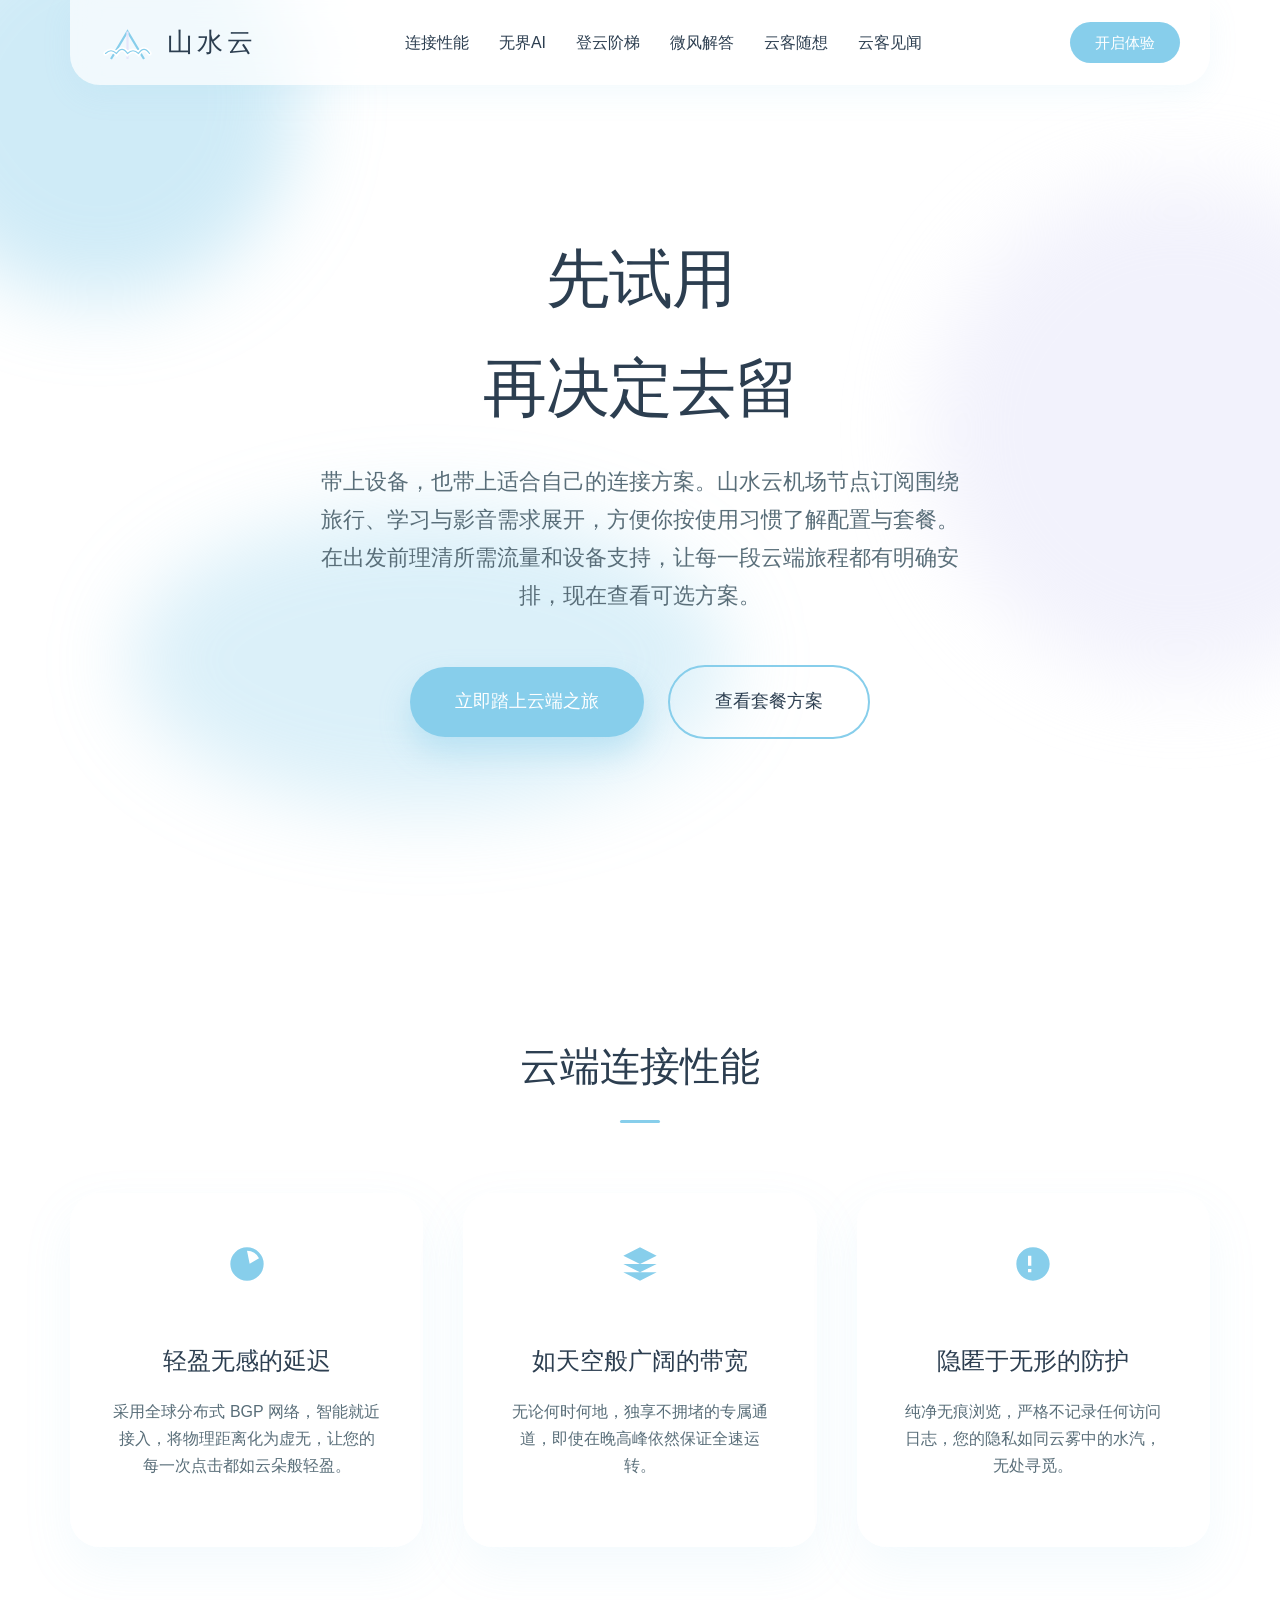
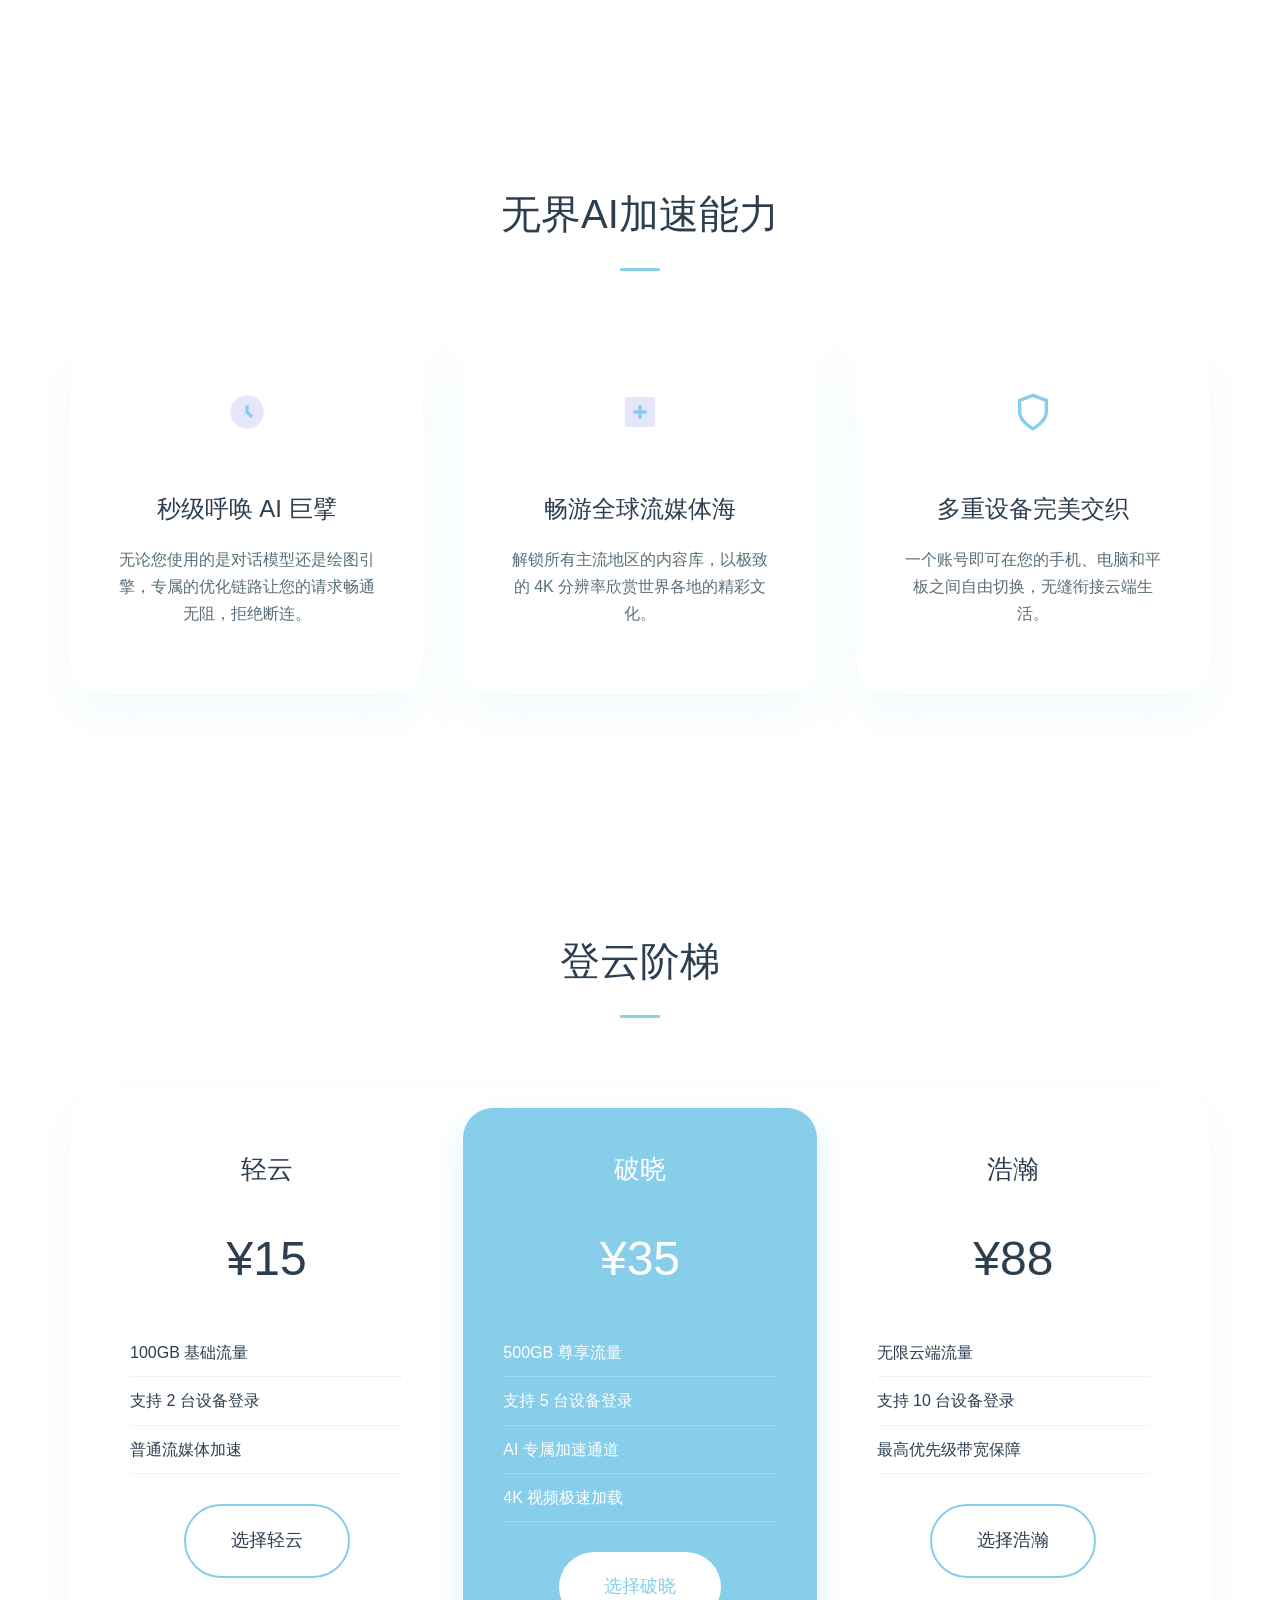
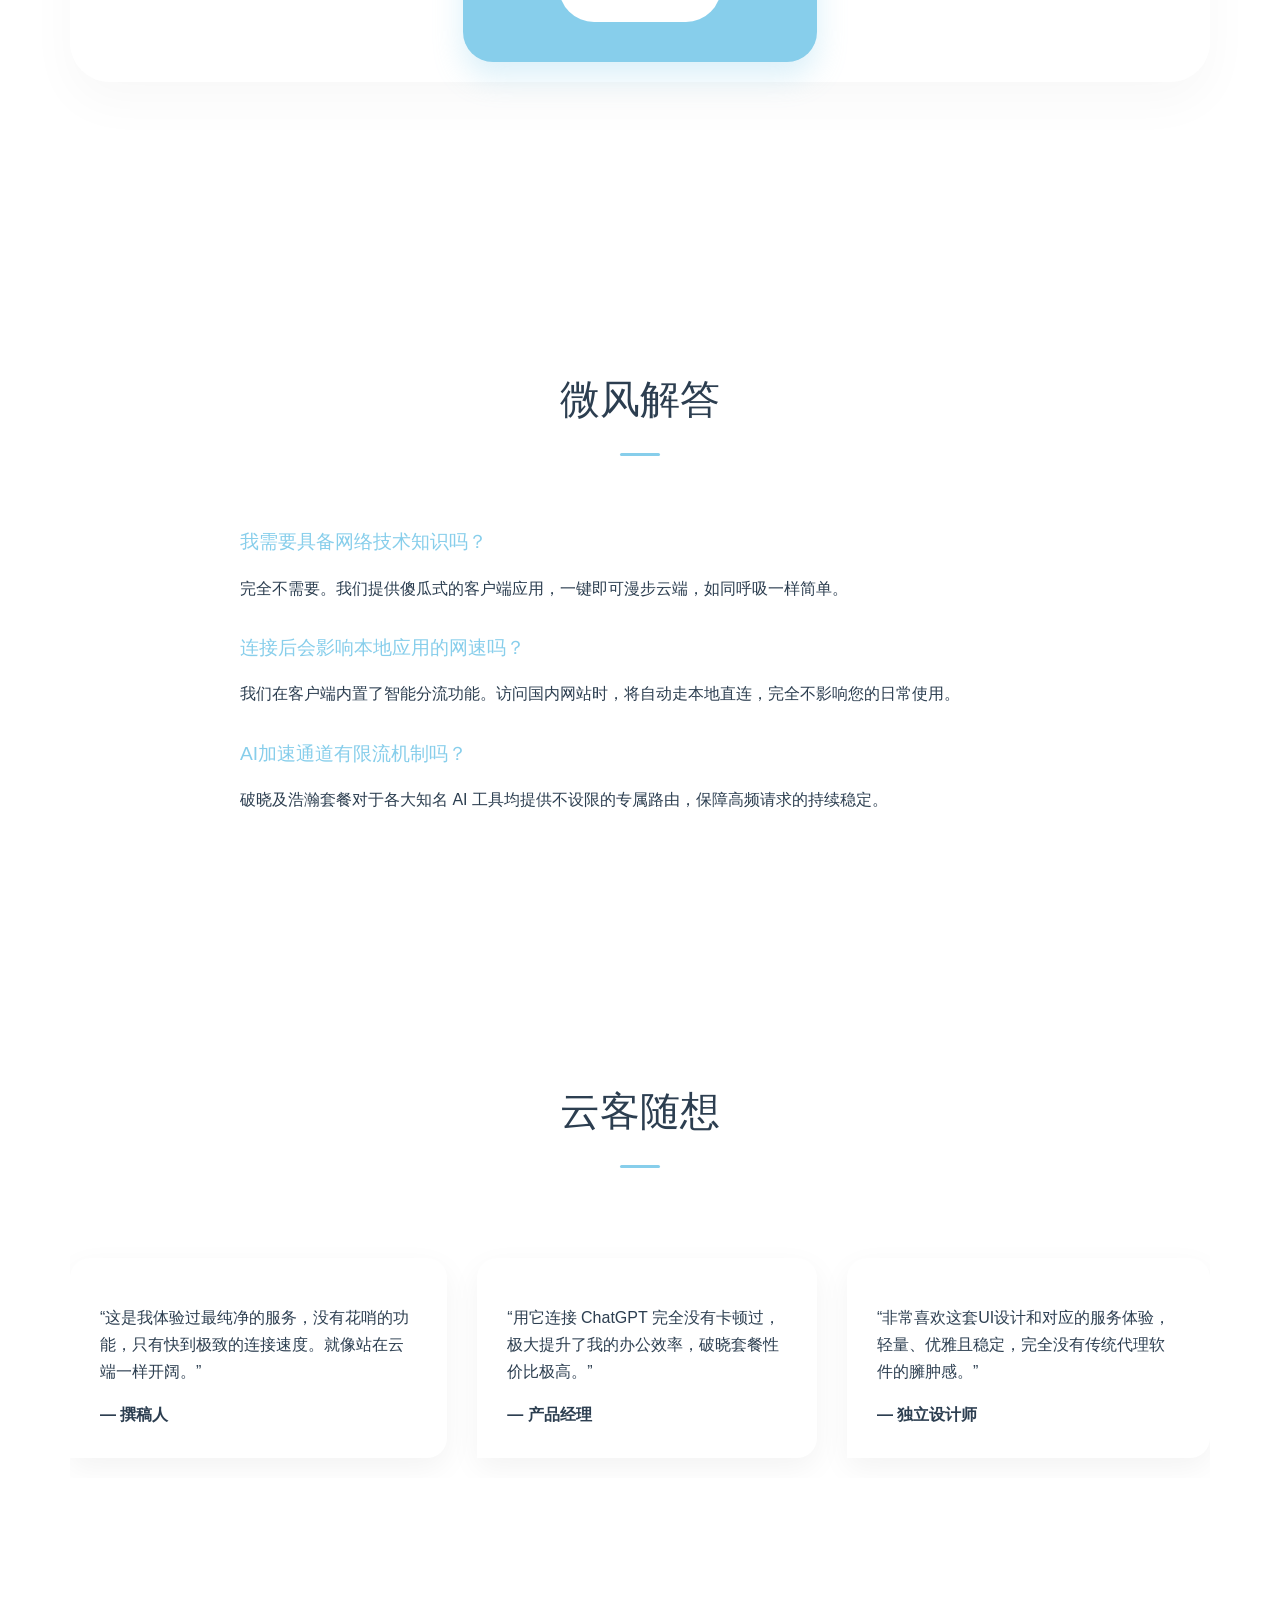
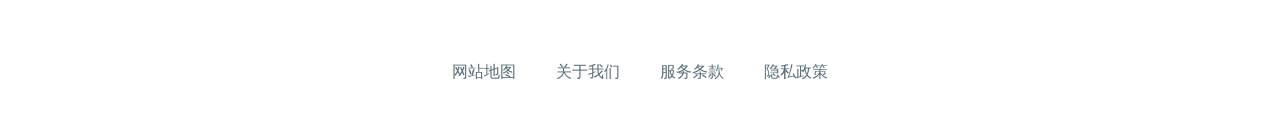
<file: index.html>
<!DOCTYPE html>

<html lang="zh-CN">
<head>
<meta charset="utf-8"/>
<meta content="width=device-width, initial-scale=1.0" name="viewport"/>
<link href="style.css" rel="stylesheet"/>
<title>山水云机场｜旅行、学习与影音设备配置指南</title>
<meta content="带上设备，也带上适合自己的连接方案。山水云机场节点订阅围绕旅行、学习与影音需求展开，方便你按使用习惯了解配置与套餐。在出发前理清所需流量和设备支持，让每一段云端旅程都有明确安排，现在查看可选方案。" name="description"/>
<meta content="山水云, 机场推荐, 免费体验, 相册备份, 出行准备, Mac网络设置, HDMI eARC" name="keywords"/>
<meta content="山水云机场｜旅行、学习与影音设备配置指南" property="og:title"/>
<meta content="带上设备，也带上适合自己的连接方案。山水云机场节点订阅围绕旅行、学习与影音需求展开，方便你按使用习惯了解配置与套餐。在出发前理清所需流量和设备支持，让每一段云端旅程都有明确安排，现在查看可选方案。" property="og:description"/>
<meta content="website" property="og:type"/>
<meta content="https://shanshuicloud.yachts/" property="og:url"/>
<meta content="https://shanshuicloud.yachts/og-image.jpg" property="og:image"/>
<script type="application/ld+json">
    {
      "@context": "https://schema.org/",
      "@type": "Product",
      "name": "山水云",
      "description": "打破物理界限，山水云为您带来如呼吸般顺畅的网络加速体验。完美支撑 4K 流媒体与云游戏极速秒开。全球数字游民的信赖之选，2026不可错过的无界漫游机场推荐。",
      "brand": { "@type": "Brand", "name": "山水云" },
      "offers": { "@type": "AggregateOffer", "lowPrice": "15.00", "highPrice": "88.00", "priceCurrency": "CNY" }
    }
    </script>
<style id="swc-mobile-layout-fix">@media(max-width:768px){.cloud-bg{max-width:90%;}.cloud-2{right:0;}.cloud-3{left:10%;width:80%;}}</style></head>
<body>
<div class="cloud-bg cloud-1"></div>
<div class="cloud-bg cloud-2"></div>
<div class="cloud-bg cloud-3"></div>
<div class="fluid-container">
<header class="navbar">
<a class="logo-wrap" href="index.html">
<svg class="logo-icon" viewbox="0 0 100 100"><title>山水云</title>
<path d="M20,80 L50,30 L80,80" fill="none" stroke="#87CEEB" stroke-width="4"></path>
<path d="M50,30 L50,80" fill="none" stroke="#E6E6FA" stroke-width="4"></path>
<path d="M10,70 Q20,60 30,70 Q40,55 50,70 Q60,60 70,70 Q80,55 90,70" fill="none" stroke="#FFFFFF" stroke-linecap="round" stroke-width="8"></path>
<path d="M10,70 Q20,60 30,70 Q40,55 50,70 Q60,60 70,70 Q80,55 90,70" fill="none" stroke="#87CEEB" stroke-linecap="round" stroke-width="2"></path>
</svg>
<span class="logo-text">山水云</span>
</a>
<nav class="yacht-menu">
<a href="#features">连接性能</a>
<a href="#media-ai">无界AI</a>
<a href="#pricing">登云阶梯</a>
<a href="#faq">微风解答</a>
<a href="#testimonials">云客随想</a>
<a href="horizons.html">云客见闻</a>
</nav>
<a class="btn-nav-yacht" href="https://ww012.twilightaff.com/#/?code=A56DH1Af" rel="nofollow" target="_blank">开启体验</a>
</header>
<section class="hero-fluid">
<h1>先试用<br/>再决定去留</h1>
<p>带上设备，也带上适合自己的连接方案。山水云机场节点订阅围绕旅行、学习与影音需求展开，方便你按使用习惯了解配置与套餐。在出发前理清所需流量和设备支持，让每一段云端旅程都有明确安排，现在查看可选方案。</p>
<div>
<a class="btn-pill btn-sky" href="https://ww012.twilightaff.com/#/?code=A56DH1Af" rel="nofollow" target="_blank">立即踏上云端之旅</a>
<a class="btn-pill btn-outline" href="#pricing">查看套餐方案</a>
</div>
</section>
<section class="flowing-section" id="features">
<h2 class="sec-heading">云端连接性能</h2>
<div class="soft-grid">
<div class="soft-card">
<div class="icon-box">
<svg fill="#87CEEB" height="40" viewbox="0 0 24 24" width="40"><path d="M22 12A10 10 0 1 0 12 22 10 10 0 0 0 22 12zM12 4a8 8 0 0 1 7.2 4.6l-5.6 3.2z"></path></svg>
</div>
<h3>轻盈无感的延迟</h3>
<p>采用全球分布式 BGP 网络，智能就近接入，将物理距离化为虚无，让您的每一次点击都如云朵般轻盈。</p>
</div>
<div class="soft-card">
<div class="icon-box">
<svg fill="#87CEEB" height="40" viewbox="0 0 24 24" width="40"><path d="M12 2L2 7l10 5 10-5-10-5zM2 17l10 5 10-5M2 12l10 5 10-5"></path></svg>
</div>
<h3>如天空般广阔的带宽</h3>
<p>无论何时何地，独享不拥堵的专属通道，即使在晚高峰依然保证全速运转。</p>
</div>
<div class="soft-card">
<div class="icon-box">
<svg fill="#87CEEB" height="40" viewbox="0 0 24 24" width="40"><path d="M12 2C6.48 2 2 6.48 2 12s4.48 10 10 10 10-4.48 10-10S17.52 2 12 2zm-1 15h-2v-2h2v2zm0-4h-2V7h2v6z"></path></svg>
</div>
<h3>隐匿于无形的防护</h3>
<p>纯净无痕浏览，严格不记录任何访问日志，您的隐私如同云雾中的水汽，无处寻觅。</p>
</div>
</div>
</section>
<section class="flowing-section" id="media-ai">
<h2 class="sec-heading">无界AI加速能力</h2>
<div class="soft-grid">
<div class="soft-card">
<div class="icon-box">
<svg fill="#E6E6FA" height="40" viewbox="0 0 24 24" width="40"><circle cx="12" cy="12" r="10"></circle><path d="M12 8v4l3 3" fill="none" stroke="#87CEEB" stroke-width="2"></path></svg>
</div>
<h3>秒级呼唤 AI 巨擘</h3>
<p>无论您使用的是对话模型还是绘图引擎，专属的优化链路让您的请求畅通无阻，拒绝断连。</p>
</div>
<div class="soft-card">
<div class="icon-box">
<svg fill="#E6E6FA" height="40" viewbox="0 0 24 24" width="40"><rect height="18" rx="2" width="18" x="3" y="3"></rect><path d="M8 12h8M12 8v8" fill="none" stroke="#87CEEB" stroke-width="2"></path></svg>
</div>
<h3>畅游全球流媒体海</h3>
<p>解锁所有主流地区的内容库，以极致的 4K 分辨率欣赏世界各地的精彩文化。</p>
</div>
<div class="soft-card">
<div class="icon-box">
<svg fill="#E6E6FA" height="40" viewbox="0 0 24 24" width="40"><path d="M12 22s8-4 8-10V5l-8-3-8 3v7c0 6 8 10 8 10z" fill="none" stroke="#87CEEB" stroke-width="2"></path></svg>
</div>
<h3>多重设备完美交织</h3>
<p>一个账号即可在您的手机、电脑和平板之间自由切换，无缝衔接云端生活。</p>
</div>
</div>
</section>
<section class="flowing-section" id="pricing">
<h2 class="sec-heading">登云阶梯</h2>
<div class="price-row">
<div class="price-col">
<h3>轻云</h3>
<div class="price-val">¥15</div>
<ul>
<li>100GB 基础流量</li>
<li>支持 2 台设备登录</li>
<li>普通流媒体加速</li>
</ul>
<a class="btn-pill btn-outline" href="https://ww012.twilightaff.com/#/?code=A56DH1Af" rel="nofollow" target="_blank">选择轻云</a>
</div>
<div class="price-col active">
<h3>破晓</h3>
<div class="price-val">¥35</div>
<ul>
<li>500GB 尊享流量</li>
<li>支持 5 台设备登录</li>
<li>AI 专属加速通道</li>
<li>4K 视频极速加载</li>
</ul>
<a class="btn-pill" href="https://ww012.twilightaff.com/#/?code=A56DH1Af" rel="nofollow" style="background:white;color:var(--sky);" target="_blank">选择破晓</a>
</div>
<div class="price-col">
<h3>浩瀚</h3>
<div class="price-val">¥88</div>
<ul>
<li>无限云端流量</li>
<li>支持 10 台设备登录</li>
<li>最高优先级带宽保障</li>
</ul>
<a class="btn-pill btn-outline" href="https://ww012.twilightaff.com/#/?code=A56DH1Af" rel="nofollow" target="_blank">选择浩瀚</a>
</div>
</div>
</section>
<section class="flowing-section" id="faq">
<h2 class="sec-heading">微风解答</h2>
<div class="faq-list">
<div class="faq-wrap">
<h4>我需要具备网络技术知识吗？</h4>
<p>完全不需要。我们提供傻瓜式的客户端应用，一键即可漫步云端，如同呼吸一样简单。</p>
</div>
<div class="faq-wrap">
<h4>连接后会影响本地应用的网速吗？</h4>
<p>我们在客户端内置了智能分流功能。访问国内网站时，将自动走本地直连，完全不影响您的日常使用。</p>
</div>
<div class="faq-wrap">
<h4>AI加速通道有限流机制吗？</h4>
<p>破晓及浩瀚套餐对于各大知名 AI 工具均提供不设限的专属路由，保障高频请求的持续稳定。</p>
</div>
</div>
</section>
<section class="flowing-section" id="testimonials">
<h2 class="sec-heading">云客随想</h2>
<div class="testi-flow">
<div class="testi-bubble">
<p>“这是我体验过最纯净的服务，没有花哨的功能，只有快到极致的连接速度。就像站在云端一样开阔。”</p>
<strong>— 撰稿人</strong>
</div>
<div class="testi-bubble">
<p>“用它连接 ChatGPT 完全没有卡顿过，极大提升了我的办公效率，破晓套餐性价比极高。”</p>
<strong>— 产品经理</strong>
</div>
<div class="testi-bubble">
<p>“非常喜欢这套UI设计和对应的服务体验，轻量、优雅且稳定，完全没有传统代理软件的臃肿感。”</p>
<strong>— 独立设计师</strong>
</div>
</div>
</section>
<footer class="footer-cloud">
<div class="footer-links">
<a href="sitemap.html" target="_blank">网站地图</a>
<a href="about.html" target="_blank">关于我们</a>
<a href="terms.html" target="_blank">服务条款</a>
<a href="privacy.html" target="_blank">隐私政策</a>
</div>
</footer>
</div>
</body>
</html>
</file>
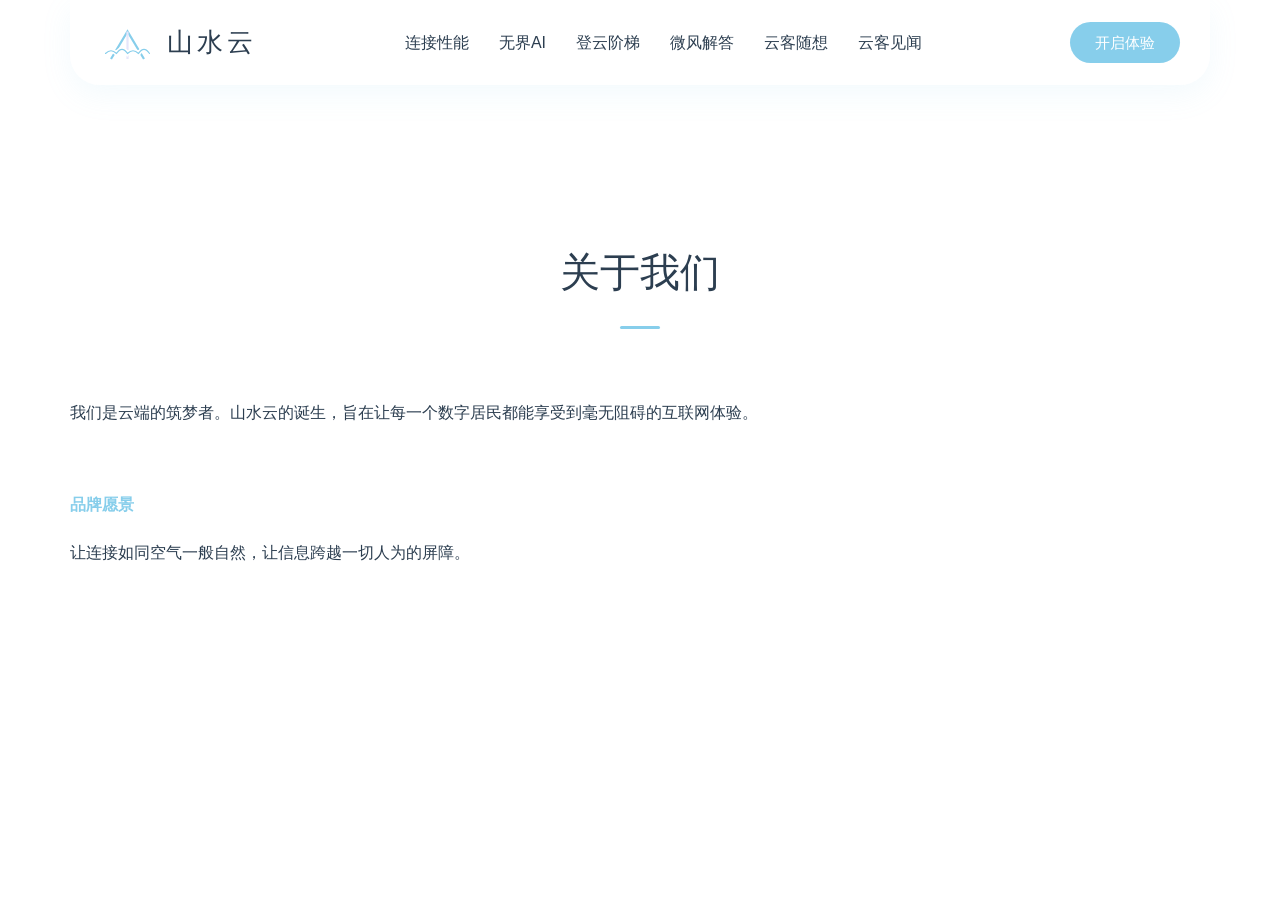
<file: about.html>
﻿<!DOCTYPE html>
<html lang="zh-CN">
<head>
    <meta charset="UTF-8">
    <meta name="viewport" content="width=device-width, initial-scale=1.0">
    <title>关于我们 - 山水云</title>
    <link rel="stylesheet" href="style.css">
</head>
<body>
    <div class="fluid-container">
        <header class="navbar">
            <a href="index.html" class="logo-wrap">
                <svg class="logo-icon" viewBox="0 0 100 100">
                    <path d="M20,80 L50,30 L80,80" fill="none" stroke="#87CEEB" stroke-width="4"/>
                    <path d="M50,30 L50,80" fill="none" stroke="#E6E6FA" stroke-width="4"/>
                    <path d="M10,70 Q20,60 30,70 Q40,55 50,70 Q60,60 70,70 Q80,55 90,70" fill="none" stroke="#FFFFFF" stroke-width="8" stroke-linecap="round"/>
                    <path d="M10,70 Q20,60 30,70 Q40,55 50,70 Q60,60 70,70 Q80,55 90,70" fill="none" stroke="#87CEEB" stroke-width="2" stroke-linecap="round"/>
                </svg>
                <span class="logo-text">山水云</span>
            </a>
            <nav class="yacht-menu">
                <a href="index.html#features">连接性能</a>
                <a href="index.html#media-ai">无界AI</a>
                <a href="index.html#pricing">登云阶梯</a>
                <a href="index.html#faq">微风解答</a>
                <a href="index.html#testimonials">云客随想</a>
                <a href="horizons.html">云客见闻</a>
            </nav>
            <a href="https://ww012.twilightaff.com/#/?code=A56DH1Af" rel="nofollow" target="_blank" class="btn-nav-yacht">开启体验</a>
        </header>
        <div style="padding: 100px 0;">
            <h2 class="sec-heading">关于我们</h2>
            <p>我们是云端的筑梦者。山水云的诞生，旨在让每一个数字居民都能享受到毫无阻碍的互联网体验。</p>
            <br>
            <h4 style="color:var(--sky)">品牌愿景</h4>
            <p>让连接如同空气一般自然，让信息跨越一切人为的屏障。</p>
        </div>
    </div>
</body>
</html>
</file>
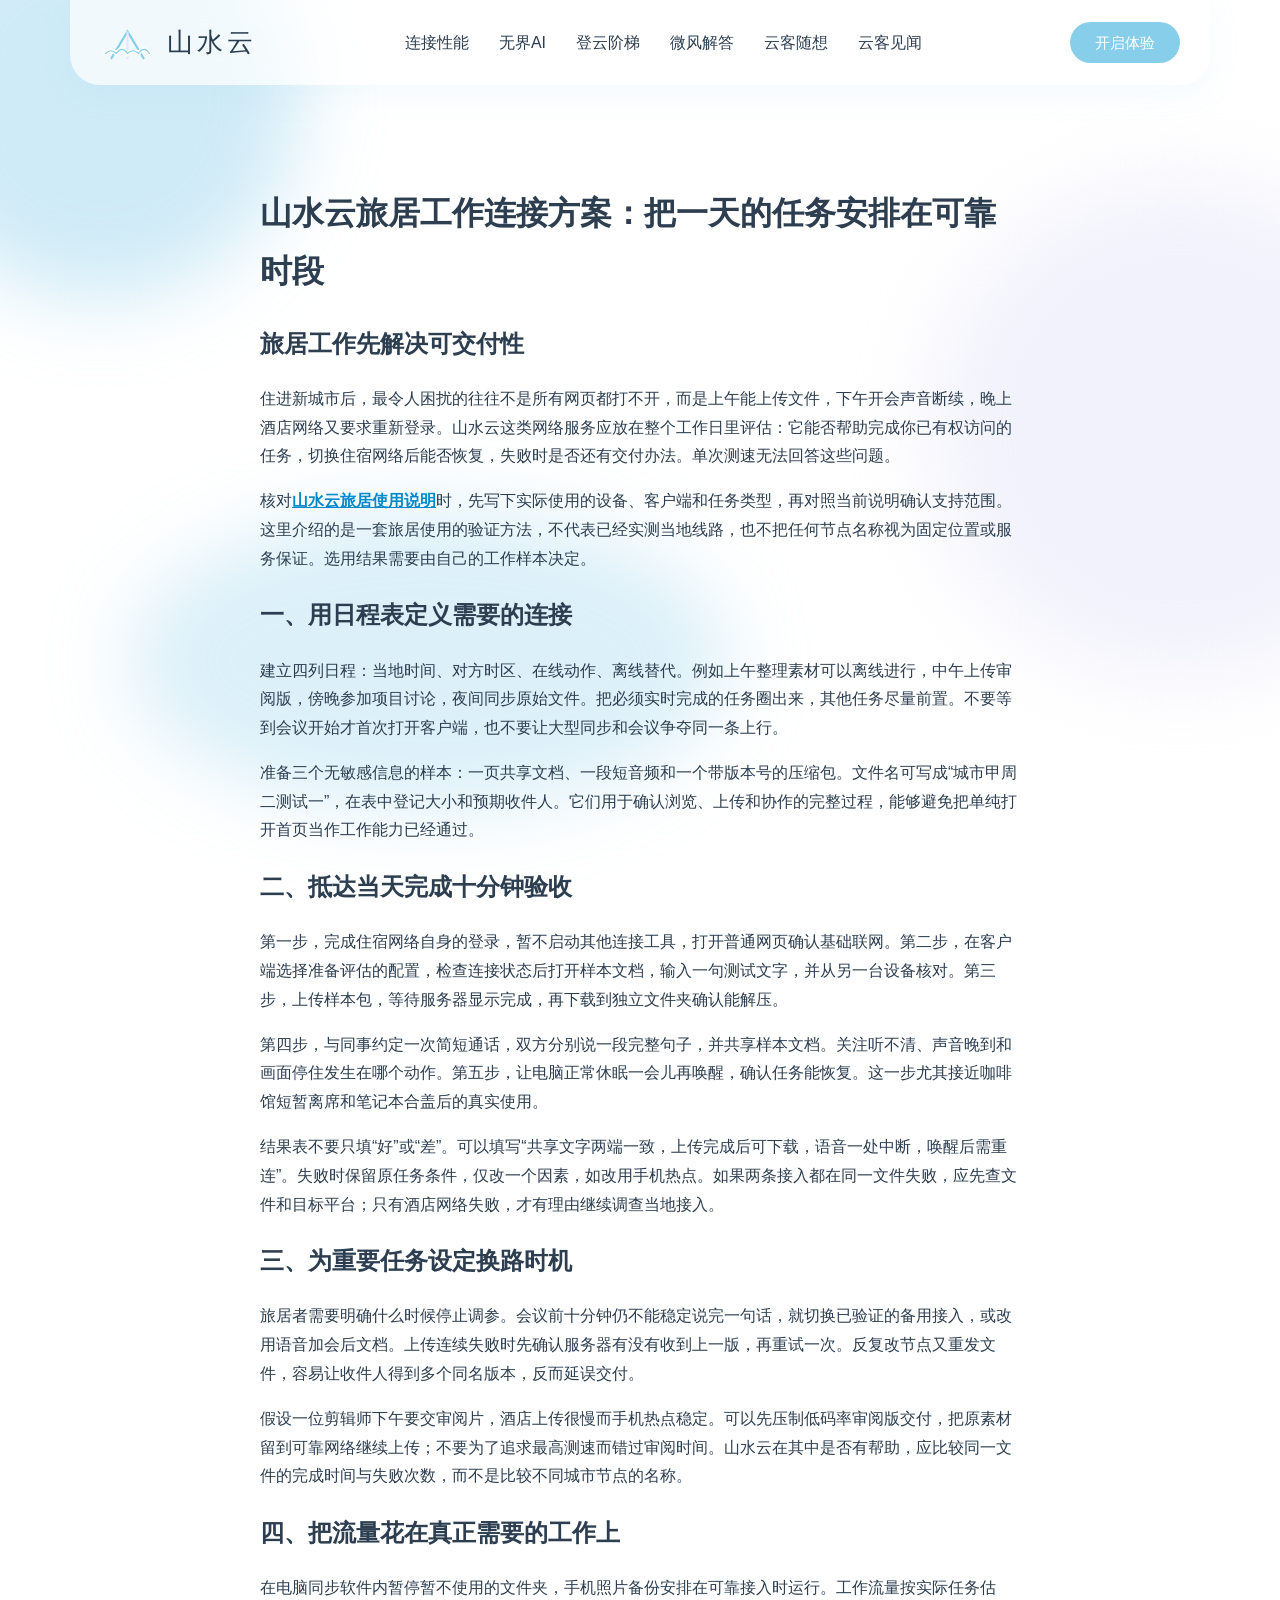
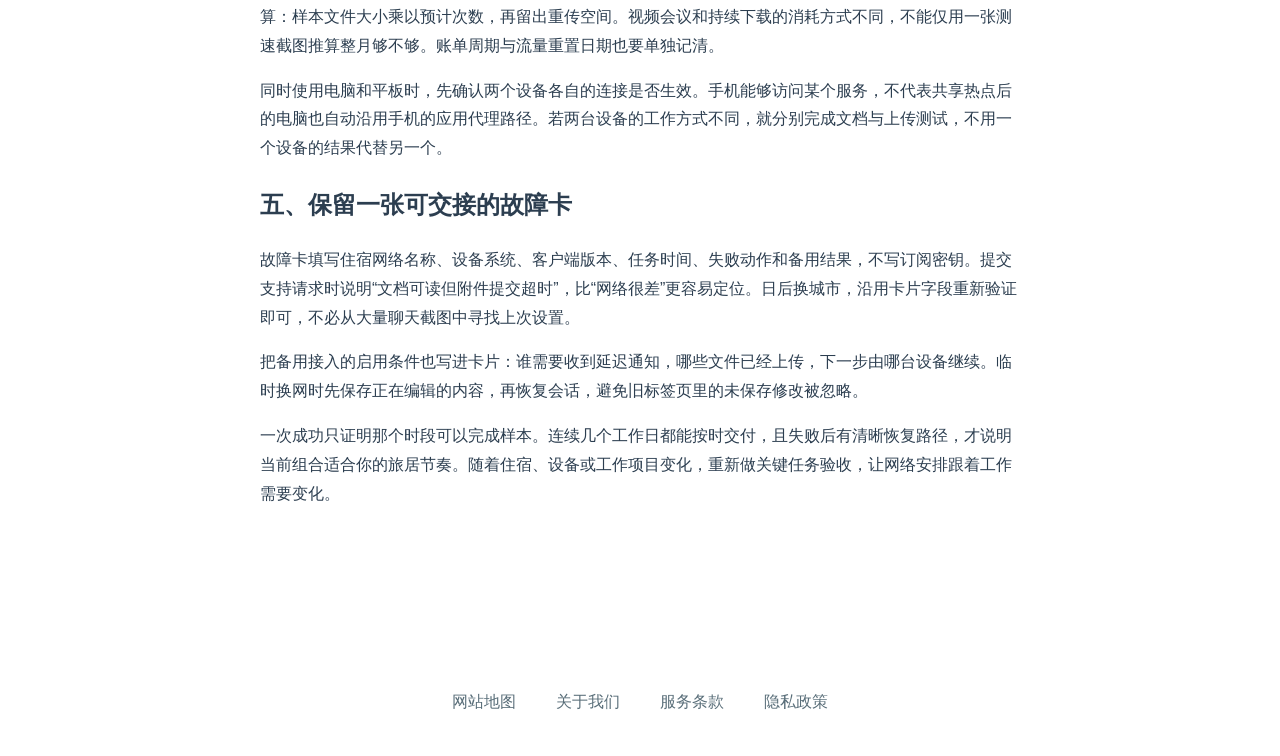
<file: breaking-digital-barriers.html>
<!DOCTYPE html>

<html lang="zh-CN">
<head>
<meta charset="utf-8"/>
<meta content="width=device-width, initial-scale=1.0" name="viewport"/>
<title>山水云旅居工作连接方案：把一天的任务安排在可靠时段</title>
<meta content="山水云旅居工作连接方案：把一天的任务安排在可靠时段，提供可执行的检查流程、场景实例和结果判断，帮助减少连接中断与重复操作。" name="description"/>
<link href="style.css" rel="stylesheet"/>
</head>
<body>
<div class="cloud-bg cloud-1"></div>
<div class="cloud-bg cloud-2"></div>
<div class="cloud-bg cloud-3"></div>
<div class="fluid-container">
<header class="navbar">
<a class="logo-wrap" href="index.html">
<svg class="logo-icon" viewbox="0 0 100 100">
<path d="M20,80 L50,30 L80,80" fill="none" stroke="#87CEEB" stroke-width="4"></path>
<path d="M50,30 L50,80" fill="none" stroke="#E6E6FA" stroke-width="4"></path>
<path d="M10,70 Q20,60 30,70 Q40,55 50,70 Q60,60 70,70 Q80,55 90,70" fill="none" stroke="#FFFFFF" stroke-linecap="round" stroke-width="8"></path>
<path d="M10,70 Q20,60 30,70 Q40,55 50,70 Q60,60 70,70 Q80,55 90,70" fill="none" stroke="#87CEEB" stroke-linecap="round" stroke-width="2"></path>
</svg>
<span class="logo-text">山水云</span>
</a>
<nav class="yacht-menu">
<a href="index.html#features">连接性能</a>
<a href="index.html#media-ai">无界AI</a>
<a href="index.html#pricing">登云阶梯</a>
<a href="index.html#faq">微风解答</a>
<a href="index.html#testimonials">云客随想</a>
<a href="horizons.html">云客见闻</a>
</nav>
<a class="btn-nav-yacht" href="https://ww012.twilightaff.com/#/?code=A56DH1Af" rel="nofollow" target="_blank">开启体验</a>
</header>
<main class="article-body" style="max-width:800px; margin: 100px auto; padding: 0 20px; line-height: 1.8;"><h1>山水云旅居工作连接方案：把一天的任务安排在可靠时段</h1><div data-swc-article-body="2026-11-16"><h2>旅居工作先解决可交付性</h2>
<p>住进新城市后，最令人困扰的往往不是所有网页都打不开，而是上午能上传文件，下午开会声音断续，晚上酒店网络又要求重新登录。山水云这类网络服务应放在整个工作日里评估：它能否帮助完成你已有权访问的任务，切换住宿网络后能否恢复，失败时是否还有交付办法。单次测速无法回答这些问题。</p>
<p>核对<a href="https://shanshuicloud.yachts/">山水云旅居使用说明</a>时，先写下实际使用的设备、客户端和任务类型，再对照当前说明确认支持范围。这里介绍的是一套旅居使用的验证方法，不代表已经实测当地线路，也不把任何节点名称视为固定位置或服务保证。选用结果需要由自己的工作样本决定。</p>
<h2>一、用日程表定义需要的连接</h2>
<p>建立四列日程：当地时间、对方时区、在线动作、离线替代。例如上午整理素材可以离线进行，中午上传审阅版，傍晚参加项目讨论，夜间同步原始文件。把必须实时完成的任务圈出来，其他任务尽量前置。不要等到会议开始才首次打开客户端，也不要让大型同步和会议争夺同一条上行。</p>
<p>准备三个无敏感信息的样本：一页共享文档、一段短音频和一个带版本号的压缩包。文件名可写成“城市甲周二测试一”，在表中登记大小和预期收件人。它们用于确认浏览、上传和协作的完整过程，能够避免把单纯打开首页当作工作能力已经通过。</p>
<h2>二、抵达当天完成十分钟验收</h2>
<p>第一步，完成住宿网络自身的登录，暂不启动其他连接工具，打开普通网页确认基础联网。第二步，在客户端选择准备评估的配置，检查连接状态后打开样本文档，输入一句测试文字，并从另一台设备核对。第三步，上传样本包，等待服务器显示完成，再下载到独立文件夹确认能解压。</p>
<p>第四步，与同事约定一次简短通话，双方分别说一段完整句子，并共享样本文档。关注听不清、声音晚到和画面停住发生在哪个动作。第五步，让电脑正常休眠一会儿再唤醒，确认任务能恢复。这一步尤其接近咖啡馆短暂离席和笔记本合盖后的真实使用。</p>
<p>结果表不要只填“好”或“差”。可以填写“共享文字两端一致，上传完成后可下载，语音一处中断，唤醒后需重连”。失败时保留原任务条件，仅改一个因素，如改用手机热点。如果两条接入都在同一文件失败，应先查文件和目标平台；只有酒店网络失败，才有理由继续调查当地接入。</p>
<h2>三、为重要任务设定换路时机</h2>
<p>旅居者需要明确什么时候停止调参。会议前十分钟仍不能稳定说完一句话，就切换已验证的备用接入，或改用语音加会后文档。上传连续失败时先确认服务器有没有收到上一版，再重试一次。反复改节点又重发文件，容易让收件人得到多个同名版本，反而延误交付。</p>
<p>假设一位剪辑师下午要交审阅片，酒店上传很慢而手机热点稳定。可以先压制低码率审阅版交付，把原素材留到可靠网络继续上传；不要为了追求最高测速而错过审阅时间。山水云在其中是否有帮助，应比较同一文件的完成时间与失败次数，而不是比较不同城市节点的名称。</p>
<h2>四、把流量花在真正需要的工作上</h2>
<p>在电脑同步软件内暂停暂不使用的文件夹，手机照片备份安排在可靠接入时运行。工作流量按实际任务估算：样本文件大小乘以预计次数，再留出重传空间。视频会议和持续下载的消耗方式不同，不能仅用一张测速截图推算整月够不够。账单周期与流量重置日期也要单独记清。</p>
<p>同时使用电脑和平板时，先确认两个设备各自的连接是否生效。手机能够访问某个服务，不代表共享热点后的电脑也自动沿用手机的应用代理路径。若两台设备的工作方式不同，就分别完成文档与上传测试，不用一个设备的结果代替另一个。</p>
<h2>五、保留一张可交接的故障卡</h2>
<p>故障卡填写住宿网络名称、设备系统、客户端版本、任务时间、失败动作和备用结果，不写订阅密钥。提交支持请求时说明“文档可读但附件提交超时”，比“网络很差”更容易定位。日后换城市，沿用卡片字段重新验证即可，不必从大量聊天截图中寻找上次设置。</p>
<p>把备用接入的启用条件也写进卡片：谁需要收到延迟通知，哪些文件已经上传，下一步由哪台设备继续。临时换网时先保存正在编辑的内容，再恢复会话，避免旧标签页里的未保存修改被忽略。</p>
<p>一次成功只证明那个时段可以完成样本。连续几个工作日都能按时交付，且失败后有清晰恢复路径，才说明当前组合适合你的旅居节奏。随着住宿、设备或工作项目变化，重新做关键任务验收，让网络安排跟着工作需要变化。</p></div></main>
<footer class="footer-cloud">
<div class="footer-links">
<a href="sitemap.html" target="_blank">网站地图</a>
<a href="about.html" target="_blank">关于我们</a>
<a href="terms.html" target="_blank">服务条款</a>
<a href="privacy.html" target="_blank">隐私政策</a>
</div>
</footer>
</div>
</body>
</html>
</file>
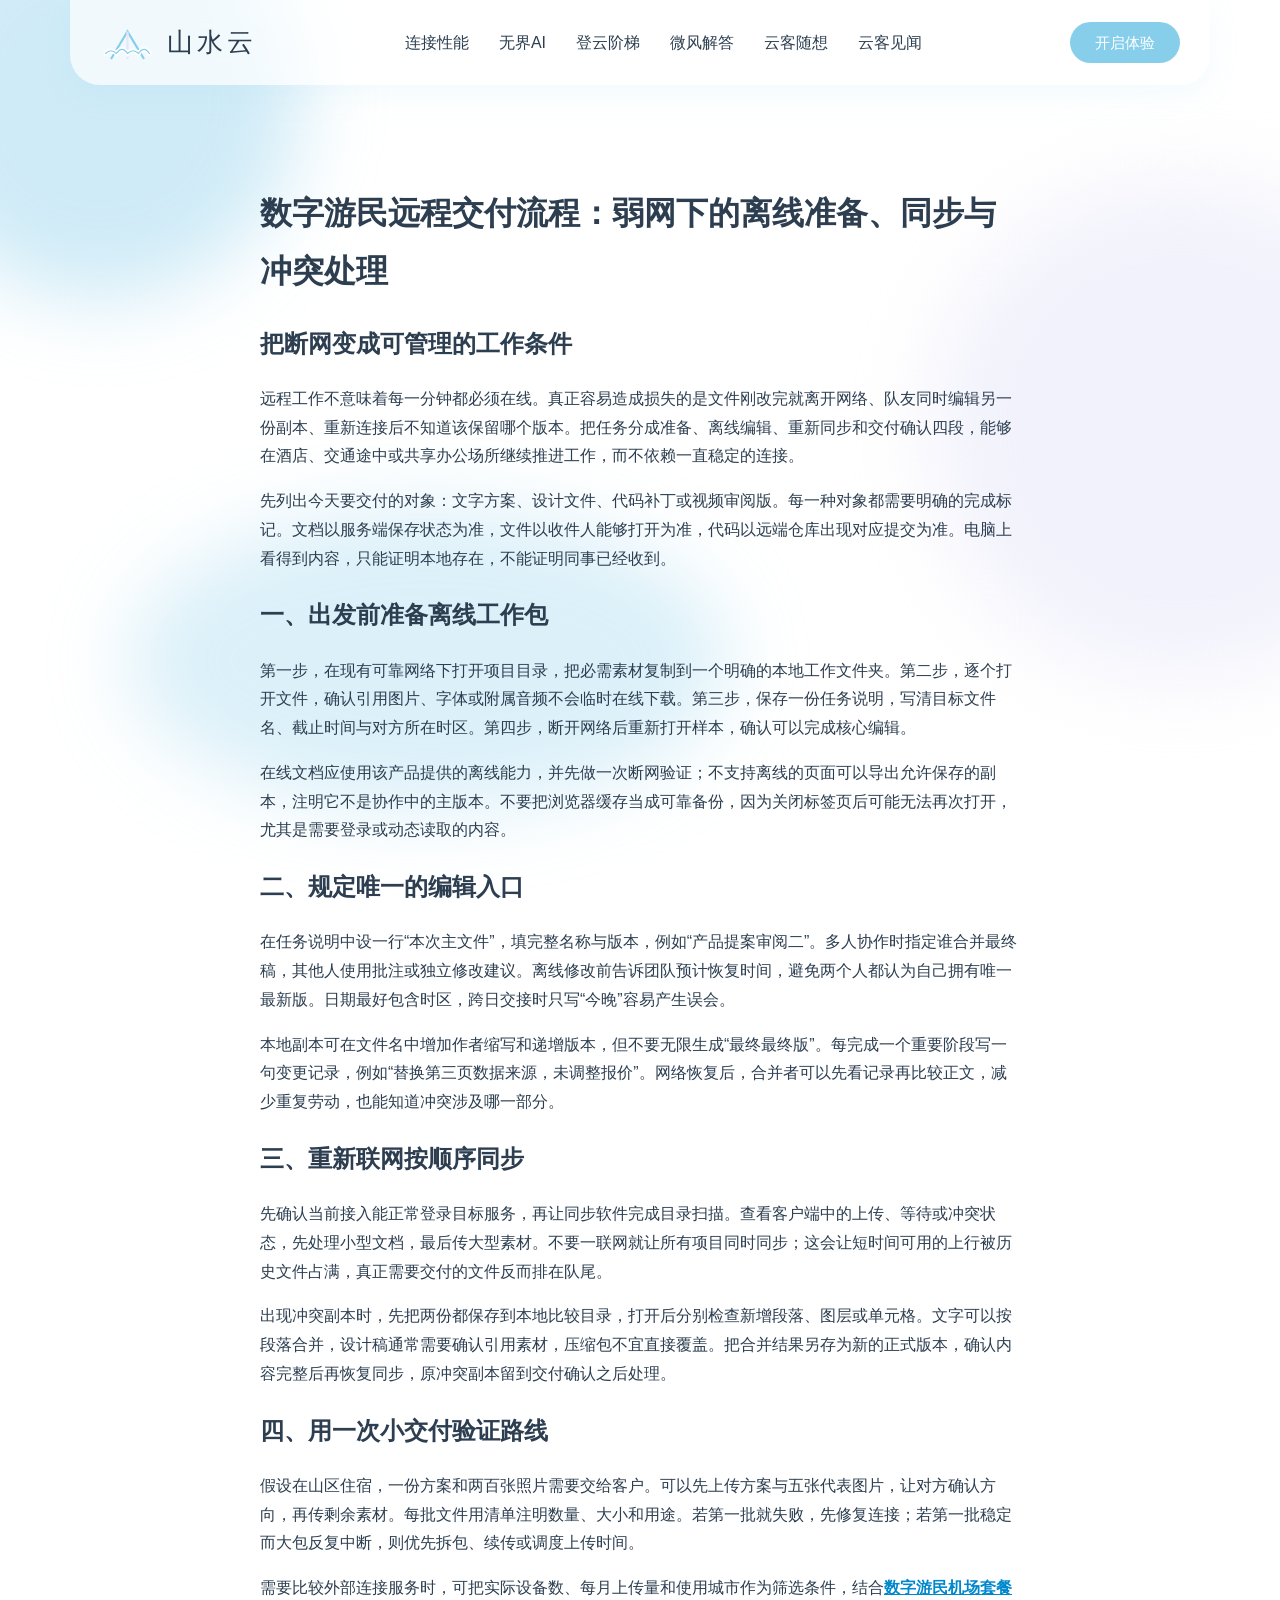
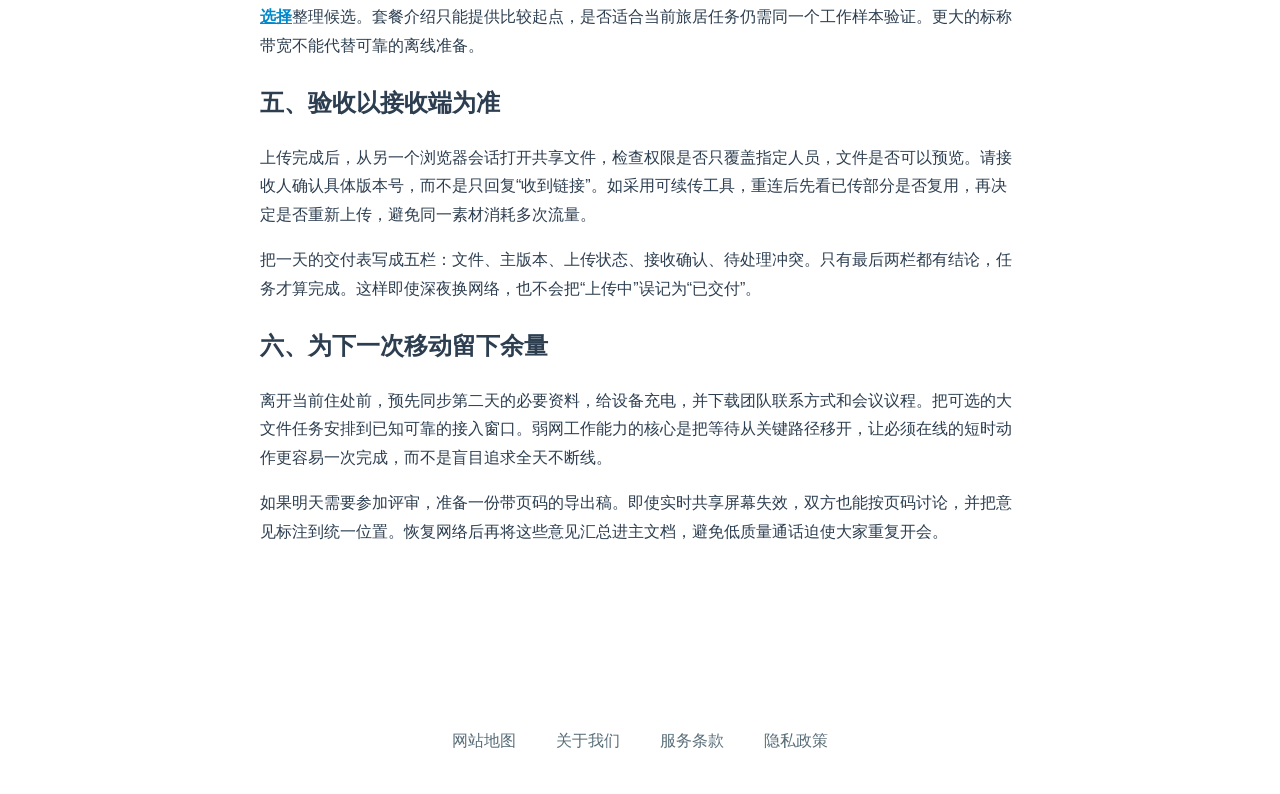
<file: digital-nomad-network-freedom.html>
<!DOCTYPE html>

<html lang="zh-CN">
<head>
<meta charset="utf-8"/>
<meta content="width=device-width, initial-scale=1.0" name="viewport"/>
<title>数字游民远程交付流程：弱网下的离线准备、同步与冲突处理</title>
<meta content="数字游民远程交付流程：弱网下的离线准备、同步与冲突处理，提供可执行的检查流程、场景实例和结果判断，帮助减少连接中断与重复操作。" name="description"/>
<link href="style.css" rel="stylesheet"/>
</head>
<body>
<div class="cloud-bg cloud-1"></div>
<div class="cloud-bg cloud-2"></div>
<div class="cloud-bg cloud-3"></div>
<div class="fluid-container">
<header class="navbar">
<a class="logo-wrap" href="index.html">
<svg class="logo-icon" viewbox="0 0 100 100">
<path d="M20,80 L50,30 L80,80" fill="none" stroke="#87CEEB" stroke-width="4"></path>
<path d="M50,30 L50,80" fill="none" stroke="#E6E6FA" stroke-width="4"></path>
<path d="M10,70 Q20,60 30,70 Q40,55 50,70 Q60,60 70,70 Q80,55 90,70" fill="none" stroke="#FFFFFF" stroke-linecap="round" stroke-width="8"></path>
<path d="M10,70 Q20,60 30,70 Q40,55 50,70 Q60,60 70,70 Q80,55 90,70" fill="none" stroke="#87CEEB" stroke-linecap="round" stroke-width="2"></path>
</svg>
<span class="logo-text">山水云</span>
</a>
<nav class="yacht-menu">
<a href="index.html#features">连接性能</a>
<a href="index.html#media-ai">无界AI</a>
<a href="index.html#pricing">登云阶梯</a>
<a href="index.html#faq">微风解答</a>
<a href="index.html#testimonials">云客随想</a>
<a href="horizons.html">云客见闻</a>
</nav>
<a class="btn-nav-yacht" href="https://ww012.twilightaff.com/#/?code=A56DH1Af" rel="nofollow" target="_blank">开启体验</a>
</header>
<main class="article-body" style="max-width:800px; margin: 100px auto; padding: 0 20px; line-height: 1.8;"><h1>数字游民远程交付流程：弱网下的离线准备、同步与冲突处理</h1><div data-swc-article-body="2026-11-16"><h2>把断网变成可管理的工作条件</h2>
<p>远程工作不意味着每一分钟都必须在线。真正容易造成损失的是文件刚改完就离开网络、队友同时编辑另一份副本、重新连接后不知道该保留哪个版本。把任务分成准备、离线编辑、重新同步和交付确认四段，能够在酒店、交通途中或共享办公场所继续推进工作，而不依赖一直稳定的连接。</p>
<p>先列出今天要交付的对象：文字方案、设计文件、代码补丁或视频审阅版。每一种对象都需要明确的完成标记。文档以服务端保存状态为准，文件以收件人能够打开为准，代码以远端仓库出现对应提交为准。电脑上看得到内容，只能证明本地存在，不能证明同事已经收到。</p>
<h2>一、出发前准备离线工作包</h2>
<p>第一步，在现有可靠网络下打开项目目录，把必需素材复制到一个明确的本地工作文件夹。第二步，逐个打开文件，确认引用图片、字体或附属音频不会临时在线下载。第三步，保存一份任务说明，写清目标文件名、截止时间与对方所在时区。第四步，断开网络后重新打开样本，确认可以完成核心编辑。</p>
<p>在线文档应使用该产品提供的离线能力，并先做一次断网验证；不支持离线的页面可以导出允许保存的副本，注明它不是协作中的主版本。不要把浏览器缓存当成可靠备份，因为关闭标签页后可能无法再次打开，尤其是需要登录或动态读取的内容。</p>
<h2>二、规定唯一的编辑入口</h2>
<p>在任务说明中设一行“本次主文件”，填完整名称与版本，例如“产品提案审阅二”。多人协作时指定谁合并最终稿，其他人使用批注或独立修改建议。离线修改前告诉团队预计恢复时间，避免两个人都认为自己拥有唯一最新版。日期最好包含时区，跨日交接时只写“今晚”容易产生误会。</p>
<p>本地副本可在文件名中增加作者缩写和递增版本，但不要无限生成“最终最终版”。每完成一个重要阶段写一句变更记录，例如“替换第三页数据来源，未调整报价”。网络恢复后，合并者可以先看记录再比较正文，减少重复劳动，也能知道冲突涉及哪一部分。</p>
<h2>三、重新联网按顺序同步</h2>
<p>先确认当前接入能正常登录目标服务，再让同步软件完成目录扫描。查看客户端中的上传、等待或冲突状态，先处理小型文档，最后传大型素材。不要一联网就让所有项目同时同步；这会让短时间可用的上行被历史文件占满，真正需要交付的文件反而排在队尾。</p>
<p>出现冲突副本时，先把两份都保存到本地比较目录，打开后分别检查新增段落、图层或单元格。文字可以按段落合并，设计稿通常需要确认引用素材，压缩包不宜直接覆盖。把合并结果另存为新的正式版本，确认内容完整后再恢复同步，原冲突副本留到交付确认之后处理。</p>
<h2>四、用一次小交付验证路线</h2>
<p>假设在山区住宿，一份方案和两百张照片需要交给客户。可以先上传方案与五张代表图片，让对方确认方向，再传剩余素材。每批文件用清单注明数量、大小和用途。若第一批就失败，先修复连接；若第一批稳定而大包反复中断，则优先拆包、续传或调度上传时间。</p>
<p>需要比较外部连接服务时，可把实际设备数、每月上传量和使用城市作为筛选条件，结合<a href="https://dajichang.mom/">数字游民机场套餐选择</a>整理候选。套餐介绍只能提供比较起点，是否适合当前旅居任务仍需同一个工作样本验证。更大的标称带宽不能代替可靠的离线准备。</p>
<h2>五、验收以接收端为准</h2>
<p>上传完成后，从另一个浏览器会话打开共享文件，检查权限是否只覆盖指定人员，文件是否可以预览。请接收人确认具体版本号，而不是只回复“收到链接”。如采用可续传工具，重连后先看已传部分是否复用，再决定是否重新上传，避免同一素材消耗多次流量。</p>
<p>把一天的交付表写成五栏：文件、主版本、上传状态、接收确认、待处理冲突。只有最后两栏都有结论，任务才算完成。这样即使深夜换网络，也不会把“上传中”误记为“已交付”。</p>
<h2>六、为下一次移动留下余量</h2>
<p>离开当前住处前，预先同步第二天的必要资料，给设备充电，并下载团队联系方式和会议议程。把可选的大文件任务安排到已知可靠的接入窗口。弱网工作能力的核心是把等待从关键路径移开，让必须在线的短时动作更容易一次完成，而不是盲目追求全天不断线。</p>
<p>如果明天需要参加评审，准备一份带页码的导出稿。即使实时共享屏幕失效，双方也能按页码讨论，并把意见标注到统一位置。恢复网络后再将这些意见汇总进主文档，避免低质量通话迫使大家重复开会。</p></div></main>
<footer class="footer-cloud">
<div class="footer-links">
<a href="sitemap.html" target="_blank">网站地图</a>
<a href="about.html" target="_blank">关于我们</a>
<a href="terms.html" target="_blank">服务条款</a>
<a href="privacy.html" target="_blank">隐私政策</a>
</div>
</footer>
</div>
</body>
</html>
</file>
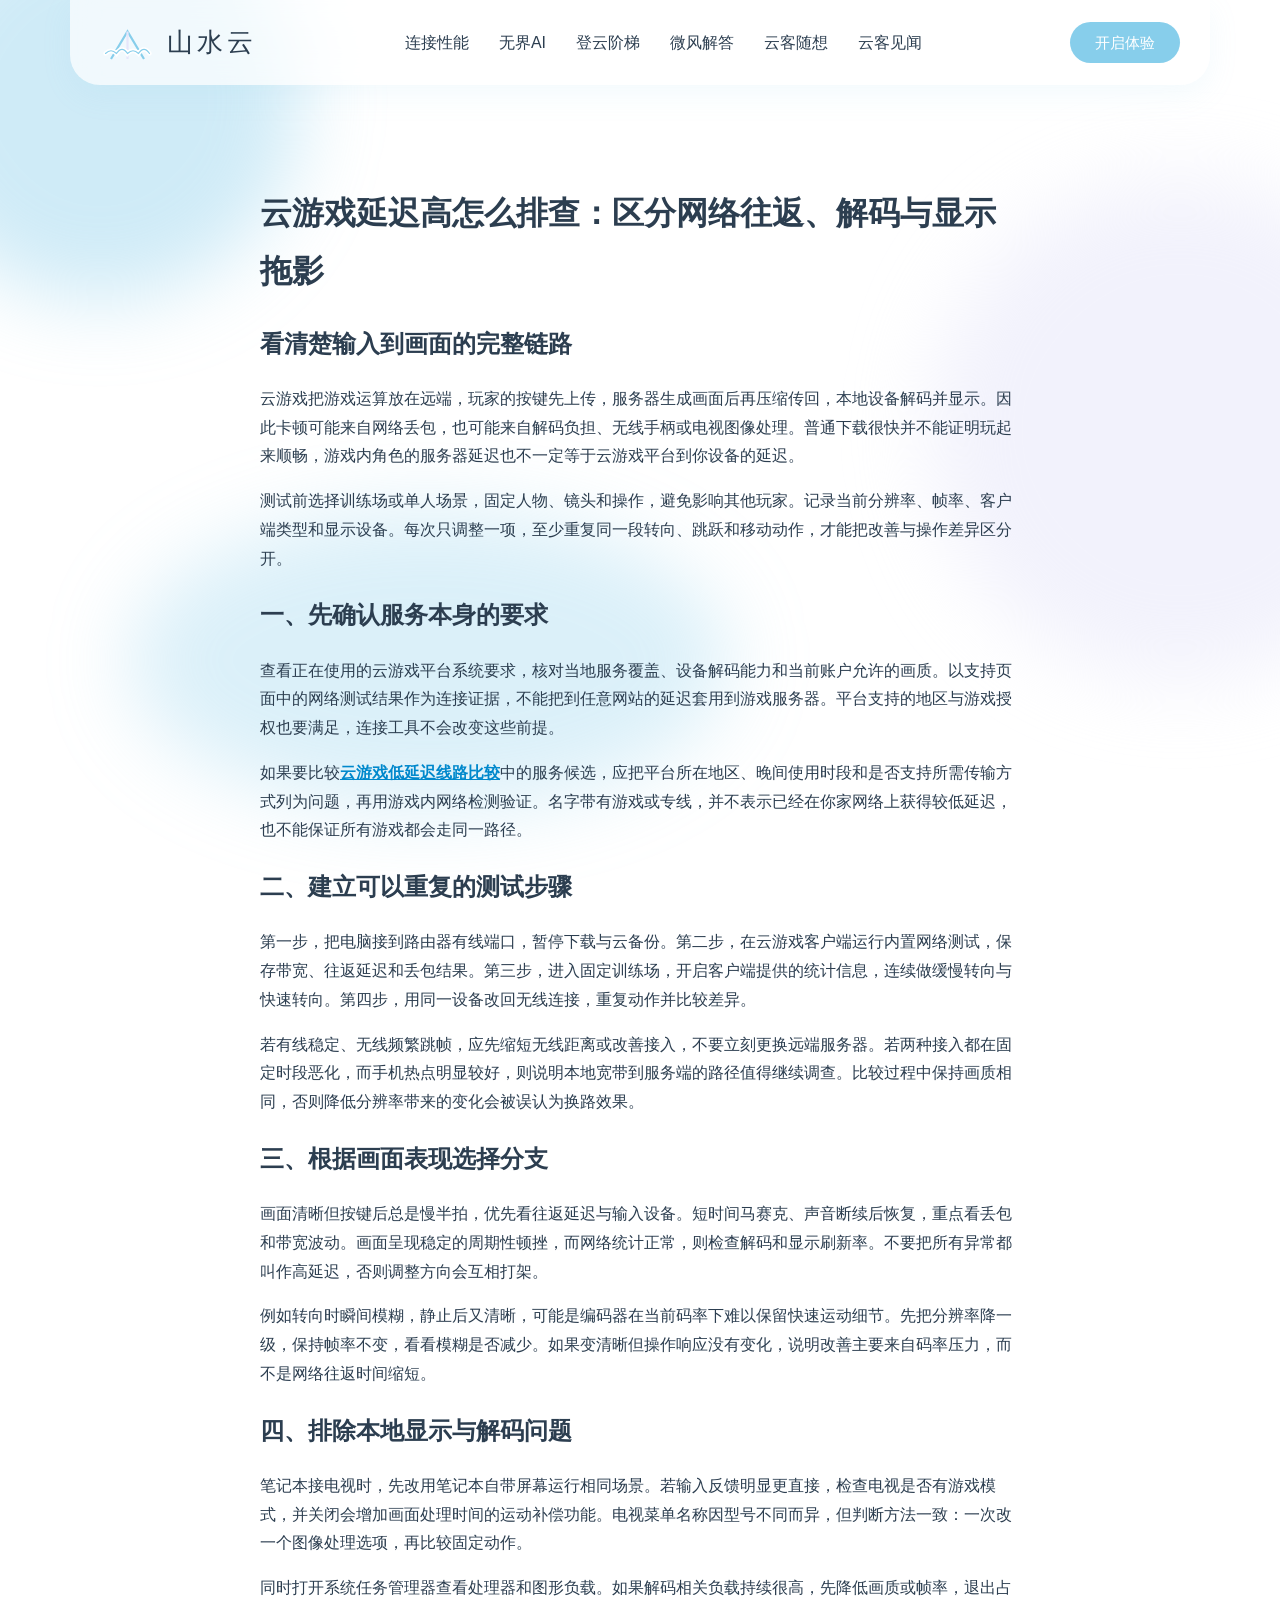
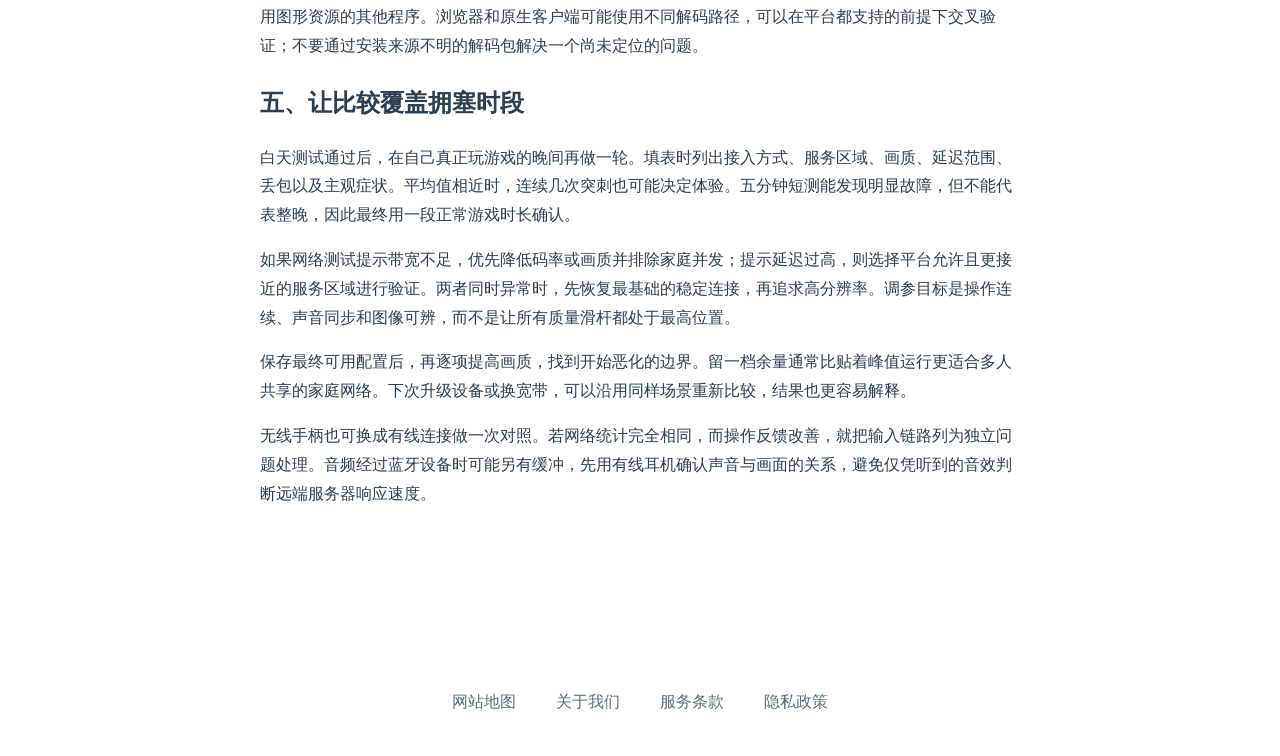
<file: esports-cloud-gaming-latency.html>
<!DOCTYPE html>

<html lang="zh-CN">
<head>
<meta charset="utf-8"/>
<meta content="width=device-width, initial-scale=1.0" name="viewport"/>
<title>云游戏延迟高怎么排查：区分网络往返、解码与显示拖影</title>
<meta content="云游戏延迟高怎么排查：区分网络往返、解码与显示拖影，提供可执行的检查流程、场景实例和结果判断，帮助减少连接中断与重复操作。" name="description"/>
<link href="style.css" rel="stylesheet"/>
</head>
<body>
<div class="cloud-bg cloud-1"></div>
<div class="cloud-bg cloud-2"></div>
<div class="cloud-bg cloud-3"></div>
<div class="fluid-container">
<header class="navbar">
<a class="logo-wrap" href="index.html">
<svg class="logo-icon" viewbox="0 0 100 100">
<path d="M20,80 L50,30 L80,80" fill="none" stroke="#87CEEB" stroke-width="4"></path>
<path d="M50,30 L50,80" fill="none" stroke="#E6E6FA" stroke-width="4"></path>
<path d="M10,70 Q20,60 30,70 Q40,55 50,70 Q60,60 70,70 Q80,55 90,70" fill="none" stroke="#FFFFFF" stroke-linecap="round" stroke-width="8"></path>
<path d="M10,70 Q20,60 30,70 Q40,55 50,70 Q60,60 70,70 Q80,55 90,70" fill="none" stroke="#87CEEB" stroke-linecap="round" stroke-width="2"></path>
</svg>
<span class="logo-text">山水云</span>
</a>
<nav class="yacht-menu">
<a href="index.html#features">连接性能</a>
<a href="index.html#media-ai">无界AI</a>
<a href="index.html#pricing">登云阶梯</a>
<a href="index.html#faq">微风解答</a>
<a href="index.html#testimonials">云客随想</a>
<a href="horizons.html">云客见闻</a>
</nav>
<a class="btn-nav-yacht" href="https://ww012.twilightaff.com/#/?code=A56DH1Af" rel="nofollow" target="_blank">开启体验</a>
</header>
<main class="article-body" style="max-width:800px; margin: 100px auto; padding: 0 20px; line-height: 1.8;"><h1>云游戏延迟高怎么排查：区分网络往返、解码与显示拖影</h1><div data-swc-article-body="2026-11-16"><h2>看清楚输入到画面的完整链路</h2>
<p>云游戏把游戏运算放在远端，玩家的按键先上传，服务器生成画面后再压缩传回，本地设备解码并显示。因此卡顿可能来自网络丢包，也可能来自解码负担、无线手柄或电视图像处理。普通下载很快并不能证明玩起来顺畅，游戏内角色的服务器延迟也不一定等于云游戏平台到你设备的延迟。</p>
<p>测试前选择训练场或单人场景，固定人物、镜头和操作，避免影响其他玩家。记录当前分辨率、帧率、客户端类型和显示设备。每次只调整一项，至少重复同一段转向、跳跃和移动动作，才能把改善与操作差异区分开。</p>
<h2>一、先确认服务本身的要求</h2>
<p>查看正在使用的云游戏平台系统要求，核对当地服务覆盖、设备解码能力和当前账户允许的画质。以支持页面中的网络测试结果作为连接证据，不能把到任意网站的延迟套用到游戏服务器。平台支持的地区与游戏授权也要满足，连接工具不会改变这些前提。</p>
<p>如果要比较<a href="https://dajichang.mom/">云游戏低延迟线路比较</a>中的服务候选，应把平台所在地区、晚间使用时段和是否支持所需传输方式列为问题，再用游戏内网络检测验证。名字带有游戏或专线，并不表示已经在你家网络上获得较低延迟，也不能保证所有游戏都会走同一路径。</p>
<h2>二、建立可以重复的测试步骤</h2>
<p>第一步，把电脑接到路由器有线端口，暂停下载与云备份。第二步，在云游戏客户端运行内置网络测试，保存带宽、往返延迟和丢包结果。第三步，进入固定训练场，开启客户端提供的统计信息，连续做缓慢转向与快速转向。第四步，用同一设备改回无线连接，重复动作并比较差异。</p>
<p>若有线稳定、无线频繁跳帧，应先缩短无线距离或改善接入，不要立刻更换远端服务器。若两种接入都在固定时段恶化，而手机热点明显较好，则说明本地宽带到服务端的路径值得继续调查。比较过程中保持画质相同，否则降低分辨率带来的变化会被误认为换路效果。</p>
<h2>三、根据画面表现选择分支</h2>
<p>画面清晰但按键后总是慢半拍，优先看往返延迟与输入设备。短时间马赛克、声音断续后恢复，重点看丢包和带宽波动。画面呈现稳定的周期性顿挫，而网络统计正常，则检查解码和显示刷新率。不要把所有异常都叫作高延迟，否则调整方向会互相打架。</p>
<p>例如转向时瞬间模糊，静止后又清晰，可能是编码器在当前码率下难以保留快速运动细节。先把分辨率降一级，保持帧率不变，看看模糊是否减少。如果变清晰但操作响应没有变化，说明改善主要来自码率压力，而不是网络往返时间缩短。</p>
<h2>四、排除本地显示与解码问题</h2>
<p>笔记本接电视时，先改用笔记本自带屏幕运行相同场景。若输入反馈明显更直接，检查电视是否有游戏模式，并关闭会增加画面处理时间的运动补偿功能。电视菜单名称因型号不同而异，但判断方法一致：一次改一个图像处理选项，再比较固定动作。</p>
<p>同时打开系统任务管理器查看处理器和图形负载。如果解码相关负载持续很高，先降低画质或帧率，退出占用图形资源的其他程序。浏览器和原生客户端可能使用不同解码路径，可以在平台都支持的前提下交叉验证；不要通过安装来源不明的解码包解决一个尚未定位的问题。</p>
<h2>五、让比较覆盖拥塞时段</h2>
<p>白天测试通过后，在自己真正玩游戏的晚间再做一轮。填表时列出接入方式、服务区域、画质、延迟范围、丢包以及主观症状。平均值相近时，连续几次突刺也可能决定体验。五分钟短测能发现明显故障，但不能代表整晚，因此最终用一段正常游戏时长确认。</p>
<p>如果网络测试提示带宽不足，优先降低码率或画质并排除家庭并发；提示延迟过高，则选择平台允许且更接近的服务区域进行验证。两者同时异常时，先恢复最基础的稳定连接，再追求高分辨率。调参目标是操作连续、声音同步和图像可辨，而不是让所有质量滑杆都处于最高位置。</p>
<p>保存最终可用配置后，再逐项提高画质，找到开始恶化的边界。留一档余量通常比贴着峰值运行更适合多人共享的家庭网络。下次升级设备或换宽带，可以沿用同样场景重新比较，结果也更容易解释。</p>
<p>无线手柄也可换成有线连接做一次对照。若网络统计完全相同，而操作反馈改善，就把输入链路列为独立问题处理。音频经过蓝牙设备时可能另有缓冲，先用有线耳机确认声音与画面的关系，避免仅凭听到的音效判断远端服务器响应速度。</p></div></main>
<footer class="footer-cloud">
<div class="footer-links">
<a href="sitemap.html" target="_blank">网站地图</a>
<a href="about.html" target="_blank">关于我们</a>
<a href="terms.html" target="_blank">服务条款</a>
<a href="privacy.html" target="_blank">隐私政策</a>
</div>
</footer>
</div>
</body>
</html>
</file>
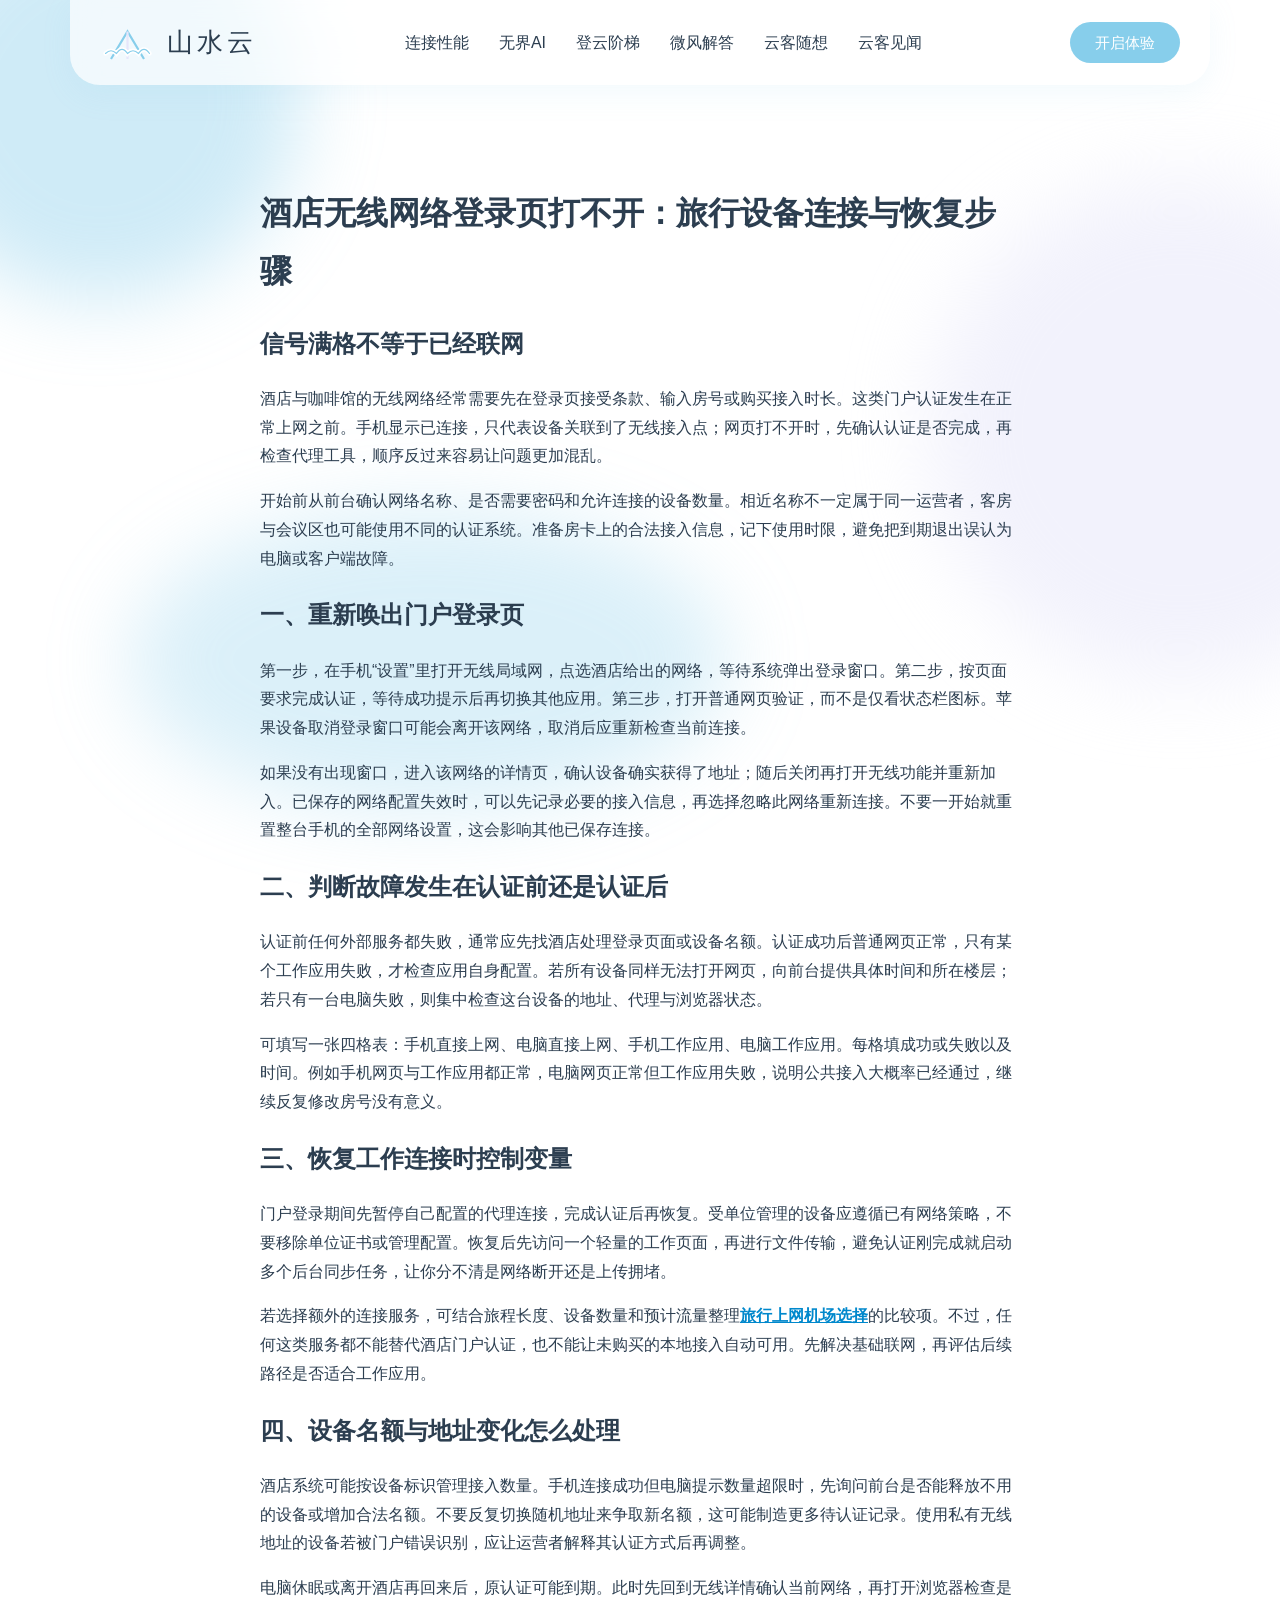
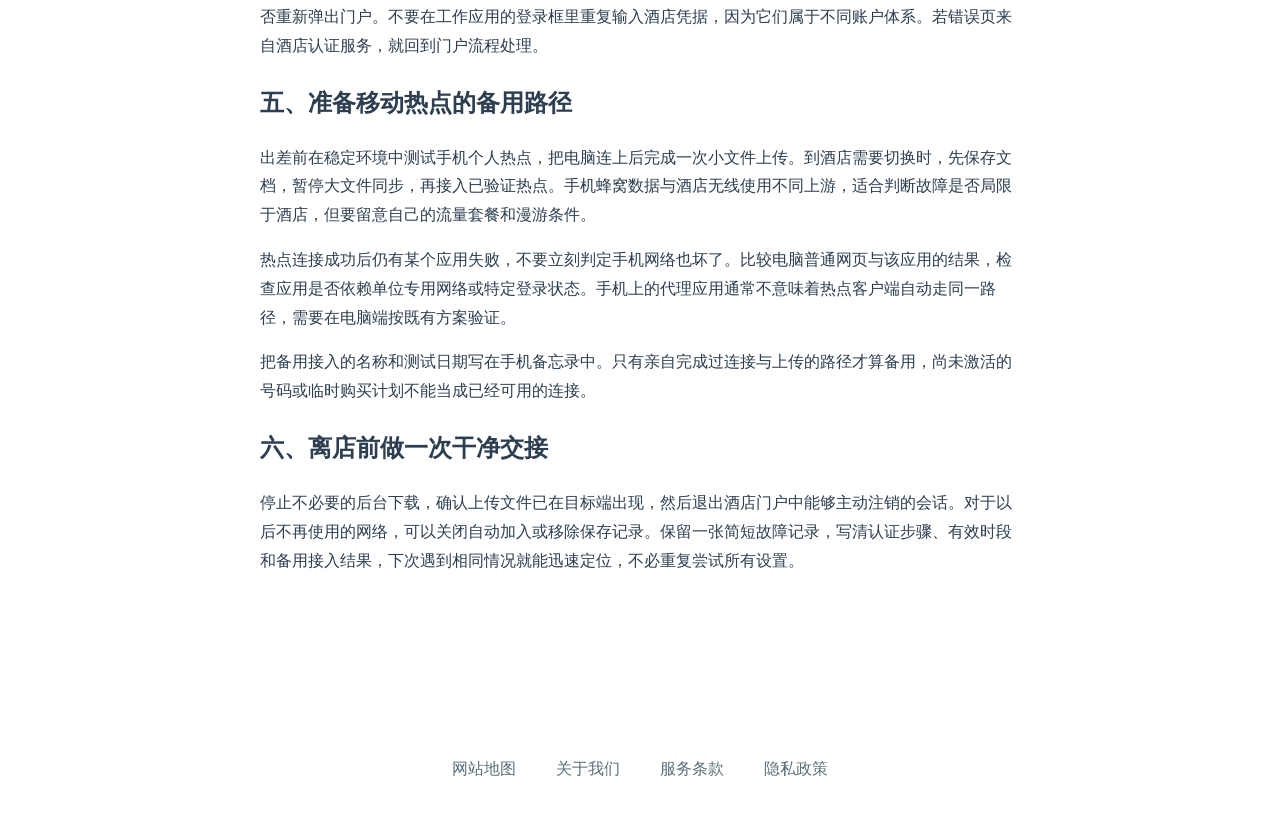
<file: global-travel-private-network.html>
<!DOCTYPE html>

<html lang="zh-CN">
<head>
<meta charset="utf-8"/>
<meta content="width=device-width, initial-scale=1.0" name="viewport"/>
<title>酒店无线网络登录页打不开：旅行设备连接与恢复步骤</title>
<meta content="酒店无线网络登录页打不开：旅行设备连接与恢复步骤，提供可执行的检查流程、场景实例和结果判断，帮助减少连接中断与重复操作。" name="description"/>
<link href="style.css" rel="stylesheet"/>
</head>
<body>
<div class="cloud-bg cloud-1"></div>
<div class="cloud-bg cloud-2"></div>
<div class="cloud-bg cloud-3"></div>
<div class="fluid-container">
<header class="navbar">
<a class="logo-wrap" href="index.html">
<svg class="logo-icon" viewbox="0 0 100 100">
<path d="M20,80 L50,30 L80,80" fill="none" stroke="#87CEEB" stroke-width="4"></path>
<path d="M50,30 L50,80" fill="none" stroke="#E6E6FA" stroke-width="4"></path>
<path d="M10,70 Q20,60 30,70 Q40,55 50,70 Q60,60 70,70 Q80,55 90,70" fill="none" stroke="#FFFFFF" stroke-linecap="round" stroke-width="8"></path>
<path d="M10,70 Q20,60 30,70 Q40,55 50,70 Q60,60 70,70 Q80,55 90,70" fill="none" stroke="#87CEEB" stroke-linecap="round" stroke-width="2"></path>
</svg>
<span class="logo-text">山水云</span>
</a>
<nav class="yacht-menu">
<a href="index.html#features">连接性能</a>
<a href="index.html#media-ai">无界AI</a>
<a href="index.html#pricing">登云阶梯</a>
<a href="index.html#faq">微风解答</a>
<a href="index.html#testimonials">云客随想</a>
<a href="horizons.html">云客见闻</a>
</nav>
<a class="btn-nav-yacht" href="https://ww012.twilightaff.com/#/?code=A56DH1Af" rel="nofollow" target="_blank">开启体验</a>
</header>
<main class="article-body" style="max-width:800px; margin: 100px auto; padding: 0 20px; line-height: 1.8;"><h1>酒店无线网络登录页打不开：旅行设备连接与恢复步骤</h1><div data-swc-article-body="2026-11-16"><h2>信号满格不等于已经联网</h2>
<p>酒店与咖啡馆的无线网络经常需要先在登录页接受条款、输入房号或购买接入时长。这类门户认证发生在正常上网之前。手机显示已连接，只代表设备关联到了无线接入点；网页打不开时，先确认认证是否完成，再检查代理工具，顺序反过来容易让问题更加混乱。</p>
<p>开始前从前台确认网络名称、是否需要密码和允许连接的设备数量。相近名称不一定属于同一运营者，客房与会议区也可能使用不同的认证系统。准备房卡上的合法接入信息，记下使用时限，避免把到期退出误认为电脑或客户端故障。</p>
<h2>一、重新唤出门户登录页</h2>
<p>第一步，在手机“设置”里打开无线局域网，点选酒店给出的网络，等待系统弹出登录窗口。第二步，按页面要求完成认证，等待成功提示后再切换其他应用。第三步，打开普通网页验证，而不是仅看状态栏图标。苹果设备取消登录窗口可能会离开该网络，取消后应重新检查当前连接。</p>
<p>如果没有出现窗口，进入该网络的详情页，确认设备确实获得了地址；随后关闭再打开无线功能并重新加入。已保存的网络配置失效时，可以先记录必要的接入信息，再选择忽略此网络重新连接。不要一开始就重置整台手机的全部网络设置，这会影响其他已保存连接。</p>
<h2>二、判断故障发生在认证前还是认证后</h2>
<p>认证前任何外部服务都失败，通常应先找酒店处理登录页面或设备名额。认证成功后普通网页正常，只有某个工作应用失败，才检查应用自身配置。若所有设备同样无法打开网页，向前台提供具体时间和所在楼层；若只有一台电脑失败，则集中检查这台设备的地址、代理与浏览器状态。</p>
<p>可填写一张四格表：手机直接上网、电脑直接上网、手机工作应用、电脑工作应用。每格填成功或失败以及时间。例如手机网页与工作应用都正常，电脑网页正常但工作应用失败，说明公共接入大概率已经通过，继续反复修改房号没有意义。</p>
<h2>三、恢复工作连接时控制变量</h2>
<p>门户登录期间先暂停自己配置的代理连接，完成认证后再恢复。受单位管理的设备应遵循已有网络策略，不要移除单位证书或管理配置。恢复后先访问一个轻量的工作页面，再进行文件传输，避免认证刚完成就启动多个后台同步任务，让你分不清是网络断开还是上传拥堵。</p>
<p>若选择额外的连接服务，可结合旅程长度、设备数量和预计流量整理<a href="https://dajichang.mom/">旅行上网机场选择</a>的比较项。不过，任何这类服务都不能替代酒店门户认证，也不能让未购买的本地接入自动可用。先解决基础联网，再评估后续路径是否适合工作应用。</p>
<h2>四、设备名额与地址变化怎么处理</h2>
<p>酒店系统可能按设备标识管理接入数量。手机连接成功但电脑提示数量超限时，先询问前台是否能释放不用的设备或增加合法名额。不要反复切换随机地址来争取新名额，这可能制造更多待认证记录。使用私有无线地址的设备若被门户错误识别，应让运营者解释其认证方式后再调整。</p>
<p>电脑休眠或离开酒店再回来后，原认证可能到期。此时先回到无线详情确认当前网络，再打开浏览器检查是否重新弹出门户。不要在工作应用的登录框里重复输入酒店凭据，因为它们属于不同账户体系。若错误页来自酒店认证服务，就回到门户流程处理。</p>
<h2>五、准备移动热点的备用路径</h2>
<p>出差前在稳定环境中测试手机个人热点，把电脑连上后完成一次小文件上传。到酒店需要切换时，先保存文档，暂停大文件同步，再接入已验证热点。手机蜂窝数据与酒店无线使用不同上游，适合判断故障是否局限于酒店，但要留意自己的流量套餐和漫游条件。</p>
<p>热点连接成功后仍有某个应用失败，不要立刻判定手机网络也坏了。比较电脑普通网页与该应用的结果，检查应用是否依赖单位专用网络或特定登录状态。手机上的代理应用通常不意味着热点客户端自动走同一路径，需要在电脑端按既有方案验证。</p>
<p>把备用接入的名称和测试日期写在手机备忘录中。只有亲自完成过连接与上传的路径才算备用，尚未激活的号码或临时购买计划不能当成已经可用的连接。</p>
<h2>六、离店前做一次干净交接</h2>
<p>停止不必要的后台下载，确认上传文件已在目标端出现，然后退出酒店门户中能够主动注销的会话。对于以后不再使用的网络，可以关闭自动加入或移除保存记录。保留一张简短故障记录，写清认证步骤、有效时段和备用接入结果，下次遇到相同情况就能迅速定位，不必重复尝试所有设置。</p></div></main>
<footer class="footer-cloud">
<div class="footer-links">
<a href="sitemap.html" target="_blank">网站地图</a>
<a href="about.html" target="_blank">关于我们</a>
<a href="terms.html" target="_blank">服务条款</a>
<a href="privacy.html" target="_blank">隐私政策</a>
</div>
</footer>
</div>
</body>
</html>
</file>
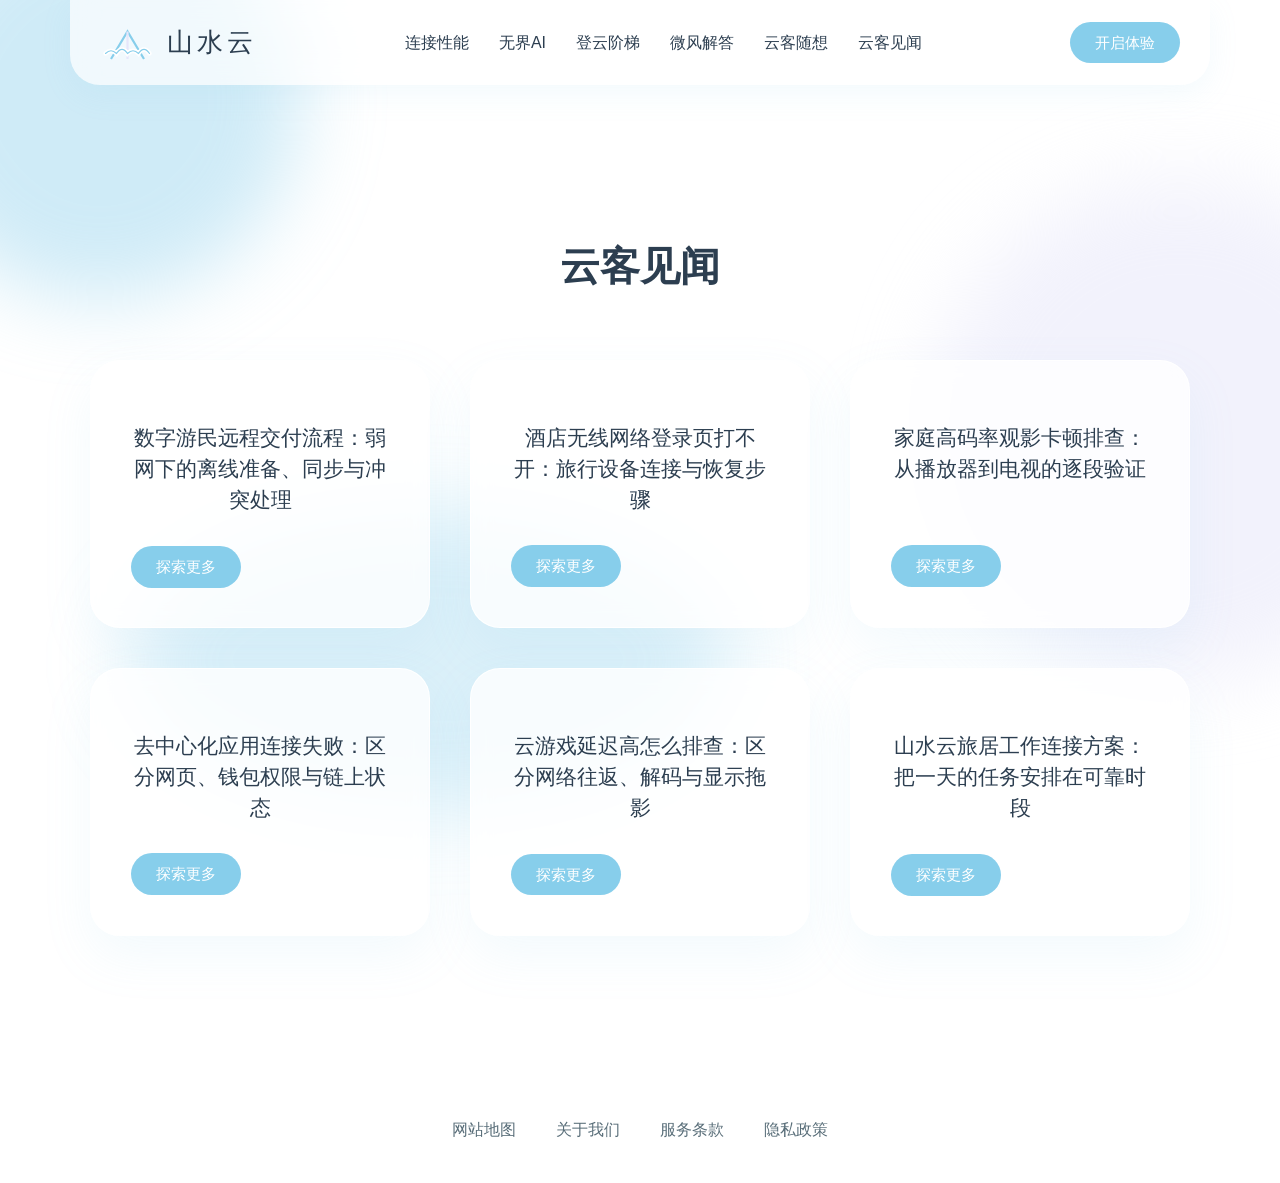
<file: horizons.html>
<!DOCTYPE html>

<html lang="zh-CN">
<head>
<meta charset="utf-8"/>
<meta content="width=device-width, initial-scale=1.0" name="viewport"/>
<title>云客见闻：备份、出行与设备设置指南 - 山水云</title>
<meta content="山水云云客见闻：手机相册备份、出行地图准备、Mac 网络设置、线上课程准备、家庭影院接口与账号注销。" name="description"/>
<link href="style.css" rel="stylesheet"/>
</head>
<body>
<div class="cloud-bg cloud-1"></div>
<div class="cloud-bg cloud-2"></div>
<div class="cloud-bg cloud-3"></div>
<div class="fluid-container">
<header class="navbar">
<a class="logo-wrap" href="index.html">
<svg class="logo-icon" viewbox="0 0 100 100">
<path d="M20,80 L50,30 L80,80" fill="none" stroke="#87CEEB" stroke-width="4"></path>
<path d="M50,30 L50,80" fill="none" stroke="#E6E6FA" stroke-width="4"></path>
<path d="M10,70 Q20,60 30,70 Q40,55 50,70 Q60,60 70,70 Q80,55 90,70" fill="none" stroke="#FFFFFF" stroke-linecap="round" stroke-width="8"></path>
<path d="M10,70 Q20,60 30,70 Q40,55 50,70 Q60,60 70,70 Q80,55 90,70" fill="none" stroke="#87CEEB" stroke-linecap="round" stroke-width="2"></path>
</svg>
<span class="logo-text">山水云</span>
</a>
<nav class="yacht-menu">
<a href="index.html#features">连接性能</a>
<a href="index.html#media-ai">无界AI</a>
<a href="index.html#pricing">登云阶梯</a>
<a href="index.html#faq">微风解答</a>
<a href="index.html#testimonials">云客随想</a>
<a href="horizons.html">云客见闻</a>
</nav>
<a class="btn-nav-yacht" href="https://ww012.twilightaff.com/#/?code=A56DH1Af" rel="nofollow" target="_blank">开启体验</a>
</header>
<main style="padding: 100px 20px; min-height: 80vh;">
<div style="max-width: 1200px; margin: 0 auto;">
<h1 style="text-align: center; font-size: 2.5rem; margin-bottom: 60px; ">云客见闻</h1>
<div class="soft-grid">
<div class="soft-card" style="display:flex; flex-direction:column; justify-content:space-between; padding:40px;">
<h3 style="font-size:1.3rem; margin-bottom:30px; line-height:1.5; ">数字游民远程交付流程：弱网下的离线准备、同步与冲突处理</h3>
<a class="btn-nav-yacht" href="digital-nomad-network-freedom.html" style="align-self:flex-start; text-decoration:none; text-align:center;">探索更多</a>
</div>
<div class="soft-card" style="display:flex; flex-direction:column; justify-content:space-between; padding:40px;">
<h3 style="font-size:1.3rem; margin-bottom:30px; line-height:1.5; ">酒店无线网络登录页打不开：旅行设备连接与恢复步骤</h3>
<a class="btn-nav-yacht" href="global-travel-private-network.html" style="align-self:flex-start; text-decoration:none; text-align:center;">探索更多</a>
</div>
<div class="soft-card" style="display:flex; flex-direction:column; justify-content:space-between; padding:40px;">
<h3 style="font-size:1.3rem; margin-bottom:30px; line-height:1.5; ">家庭高码率观影卡顿排查：从播放器到电视的逐段验证</h3>
<a class="btn-nav-yacht" href="streaming-enthusiast-network-setup.html" style="align-self:flex-start; text-decoration:none; text-align:center;">探索更多</a>
</div>
<div class="soft-card" style="display:flex; flex-direction:column; justify-content:space-between; padding:40px;">
<h3 style="font-size:1.3rem; margin-bottom:30px; line-height:1.5; ">去中心化应用连接失败：区分网页、钱包权限与链上状态</h3>
<a class="btn-nav-yacht" href="web3-dapp-access-layer.html" style="align-self:flex-start; text-decoration:none; text-align:center;">探索更多</a>
</div>
<div class="soft-card" style="display:flex; flex-direction:column; justify-content:space-between; padding:40px;">
<h3 style="font-size:1.3rem; margin-bottom:30px; line-height:1.5; ">云游戏延迟高怎么排查：区分网络往返、解码与显示拖影</h3>
<a class="btn-nav-yacht" href="esports-cloud-gaming-latency.html" style="align-self:flex-start; text-decoration:none; text-align:center;">探索更多</a>
</div>
<div class="soft-card" style="display:flex; flex-direction:column; justify-content:space-between; padding:40px;">
<h3 style="font-size:1.3rem; margin-bottom:30px; line-height:1.5; ">山水云旅居工作连接方案：把一天的任务安排在可靠时段</h3>
<a class="btn-nav-yacht" href="breaking-digital-barriers.html" style="align-self:flex-start; text-decoration:none; text-align:center;">探索更多</a>
</div>
</div>
</div>
</main>
<footer class="footer-cloud">
<div class="footer-links">
<a href="sitemap.html" target="_blank">网站地图</a>
<a href="about.html" target="_blank">关于我们</a>
<a href="terms.html" target="_blank">服务条款</a>
<a href="privacy.html" target="_blank">隐私政策</a>
</div>
</footer>
</div>
</body>
</html>
</file>
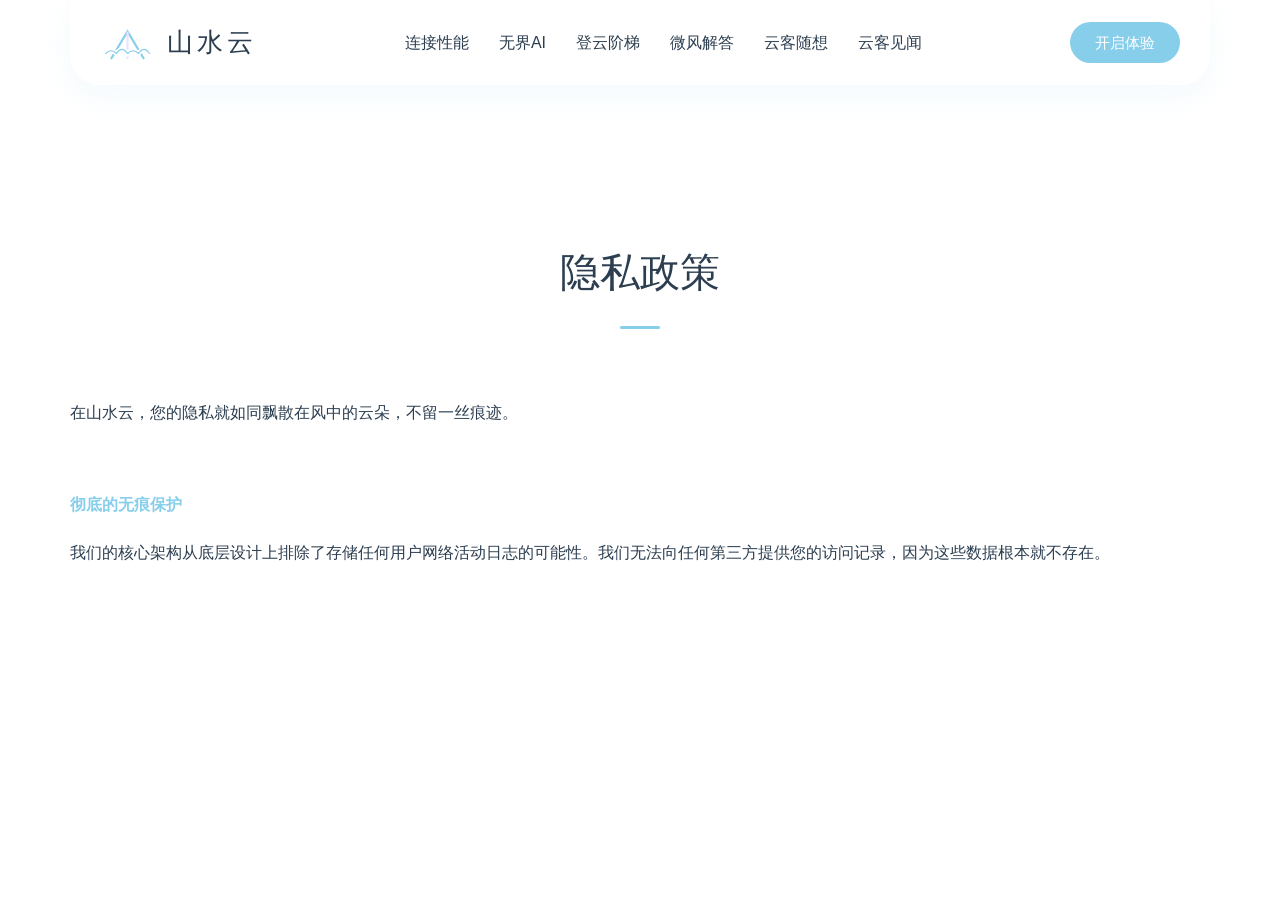
<file: privacy.html>
﻿<!DOCTYPE html>
<html lang="zh-CN">
<head>
    <meta charset="UTF-8">
    <meta name="viewport" content="width=device-width, initial-scale=1.0">
    <title>隐私政策 - 山水云</title>
    <link rel="stylesheet" href="style.css">
</head>
<body>
    <div class="fluid-container">
        <header class="navbar">
            <a href="index.html" class="logo-wrap">
                <svg class="logo-icon" viewBox="0 0 100 100">
                    <path d="M20,80 L50,30 L80,80" fill="none" stroke="#87CEEB" stroke-width="4"/>
                    <path d="M50,30 L50,80" fill="none" stroke="#E6E6FA" stroke-width="4"/>
                    <path d="M10,70 Q20,60 30,70 Q40,55 50,70 Q60,60 70,70 Q80,55 90,70" fill="none" stroke="#FFFFFF" stroke-width="8" stroke-linecap="round"/>
                    <path d="M10,70 Q20,60 30,70 Q40,55 50,70 Q60,60 70,70 Q80,55 90,70" fill="none" stroke="#87CEEB" stroke-width="2" stroke-linecap="round"/>
                </svg>
                <span class="logo-text">山水云</span>
            </a>
            <nav class="yacht-menu">
                <a href="index.html#features">连接性能</a>
                <a href="index.html#media-ai">无界AI</a>
                <a href="index.html#pricing">登云阶梯</a>
                <a href="index.html#faq">微风解答</a>
                <a href="index.html#testimonials">云客随想</a>
                <a href="horizons.html">云客见闻</a>
            </nav>
            <a href="https://ww012.twilightaff.com/#/?code=A56DH1Af" rel="nofollow" target="_blank" class="btn-nav-yacht">开启体验</a>
        </header>
        <div style="padding: 100px 0;">
            <h2 class="sec-heading">隐私政策</h2>
            <p>在山水云，您的隐私就如同飘散在风中的云朵，不留一丝痕迹。</p>
            <br>
            <h4 style="color:var(--sky)">彻底的无痕保护</h4>
            <p>我们的核心架构从底层设计上排除了存储任何用户网络活动日志的可能性。我们无法向任何第三方提供您的访问记录，因为这些数据根本就不存在。</p>
        </div>
    </div>
</body>
</html>
</file>
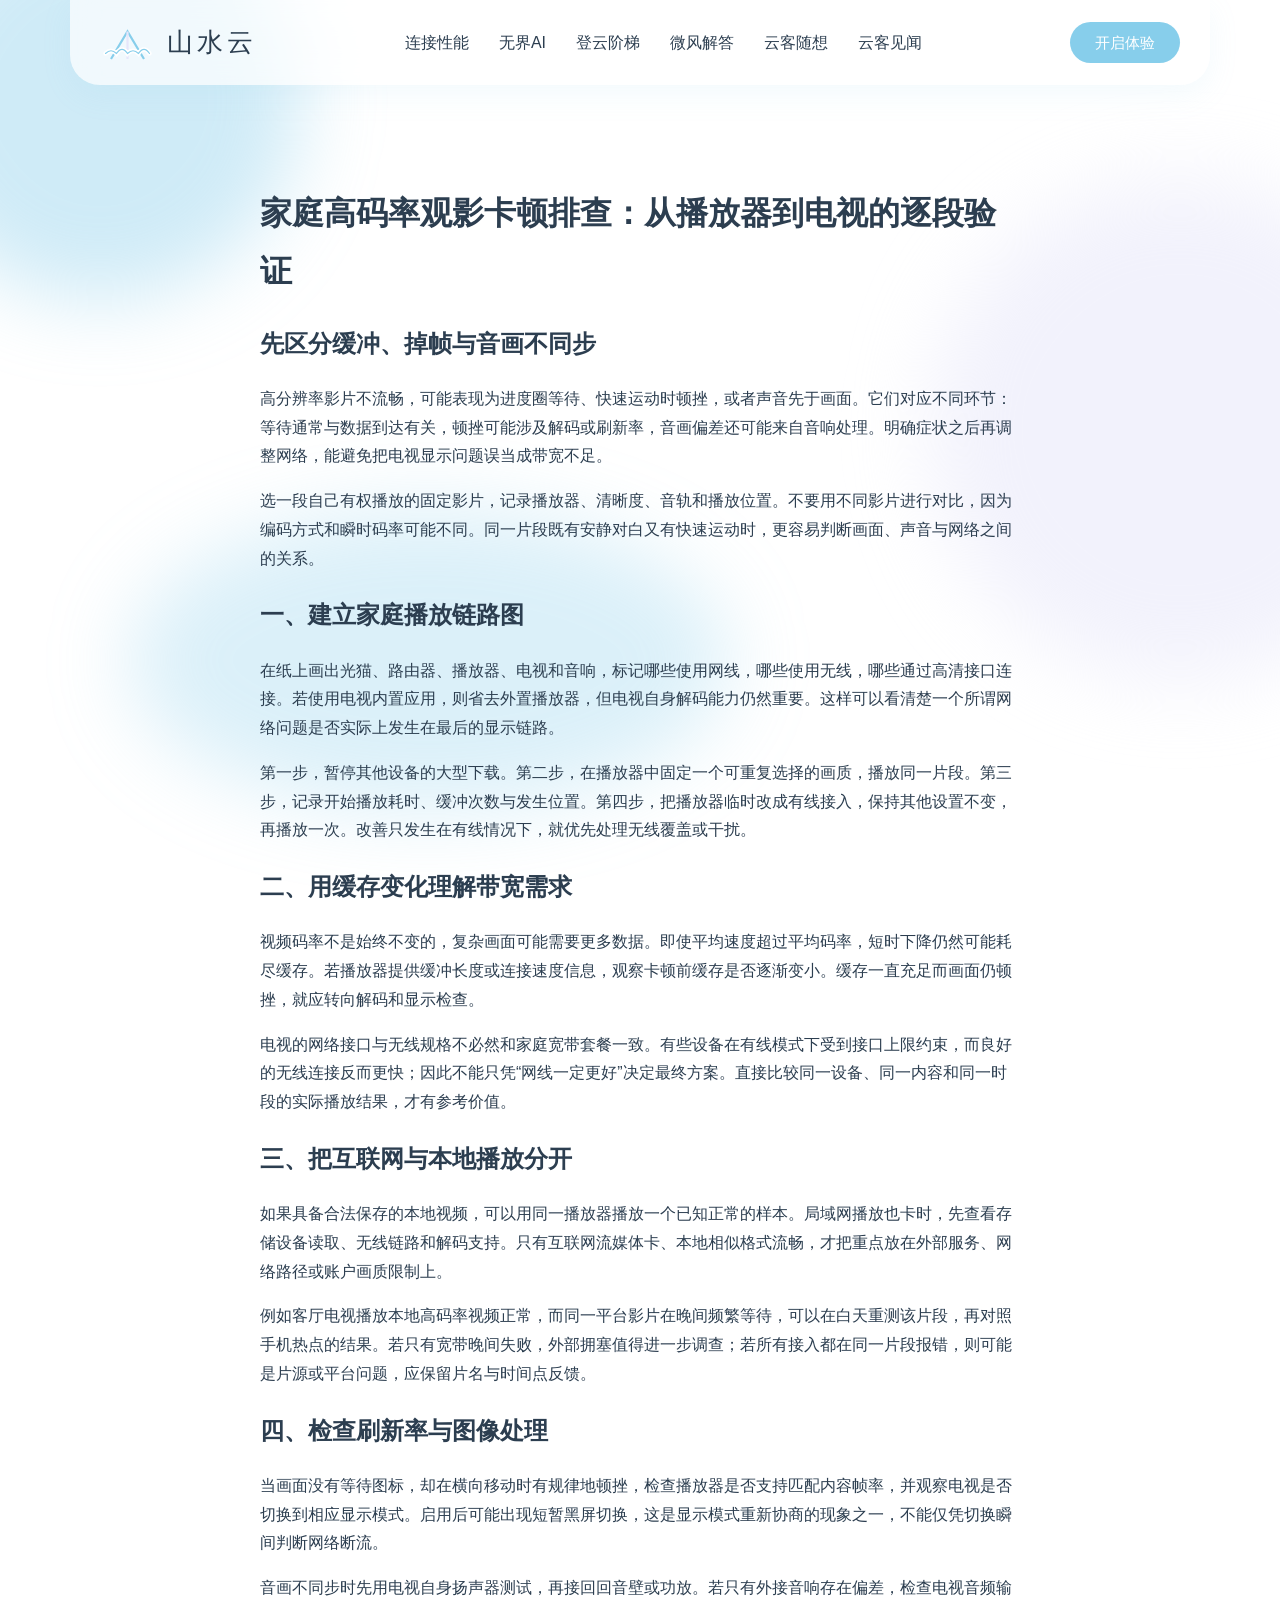
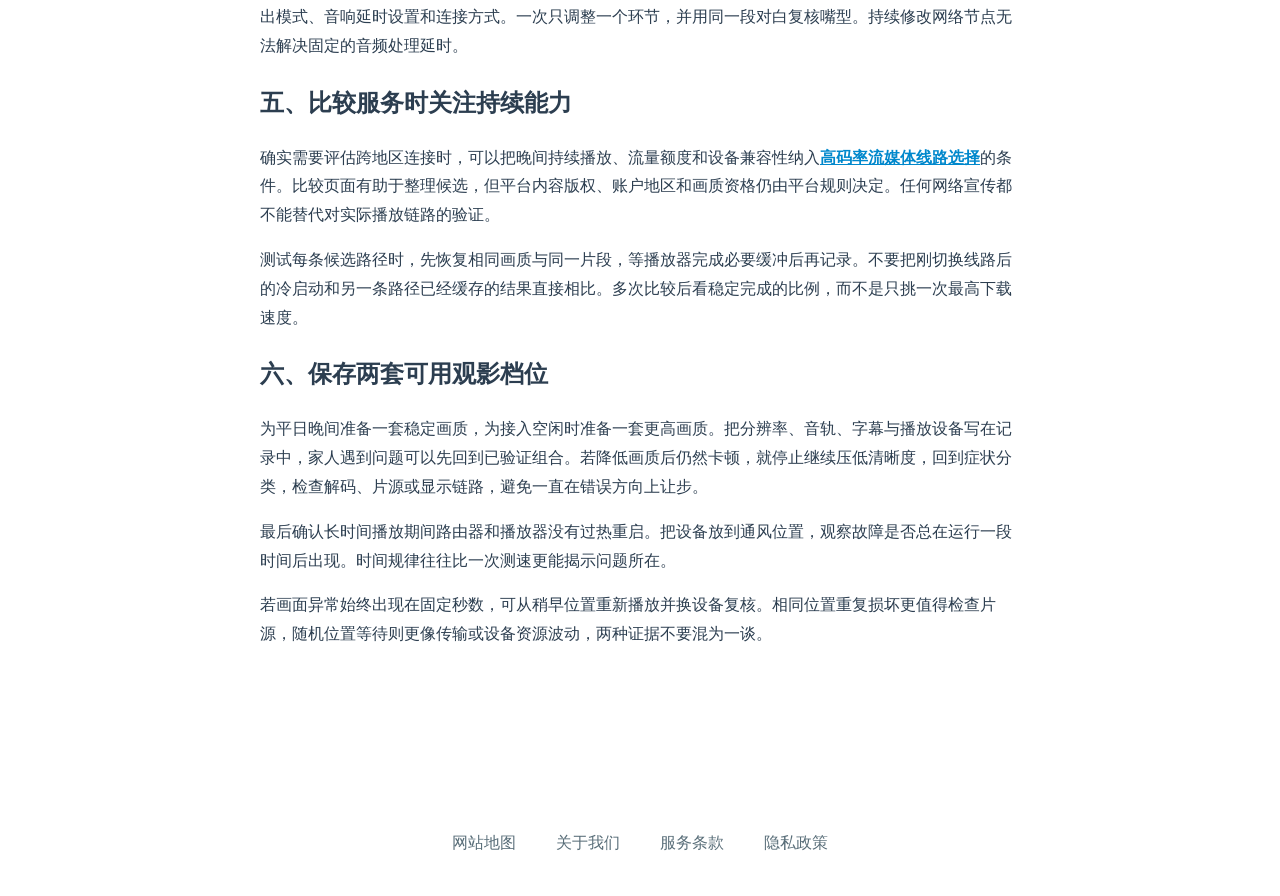
<file: streaming-enthusiast-network-setup.html>
<!DOCTYPE html>

<html lang="zh-CN">
<head>
<meta charset="utf-8"/>
<meta content="width=device-width, initial-scale=1.0" name="viewport"/>
<title>家庭高码率观影卡顿排查：从播放器到电视的逐段验证</title>
<meta content="家庭高码率观影卡顿排查：从播放器到电视的逐段验证，提供可执行的检查流程、场景实例和结果判断，帮助减少连接中断与重复操作。" name="description"/>
<link href="style.css" rel="stylesheet"/>
</head>
<body>
<div class="cloud-bg cloud-1"></div>
<div class="cloud-bg cloud-2"></div>
<div class="cloud-bg cloud-3"></div>
<div class="fluid-container">
<header class="navbar">
<a class="logo-wrap" href="index.html">
<svg class="logo-icon" viewbox="0 0 100 100">
<path d="M20,80 L50,30 L80,80" fill="none" stroke="#87CEEB" stroke-width="4"></path>
<path d="M50,30 L50,80" fill="none" stroke="#E6E6FA" stroke-width="4"></path>
<path d="M10,70 Q20,60 30,70 Q40,55 50,70 Q60,60 70,70 Q80,55 90,70" fill="none" stroke="#FFFFFF" stroke-linecap="round" stroke-width="8"></path>
<path d="M10,70 Q20,60 30,70 Q40,55 50,70 Q60,60 70,70 Q80,55 90,70" fill="none" stroke="#87CEEB" stroke-linecap="round" stroke-width="2"></path>
</svg>
<span class="logo-text">山水云</span>
</a>
<nav class="yacht-menu">
<a href="index.html#features">连接性能</a>
<a href="index.html#media-ai">无界AI</a>
<a href="index.html#pricing">登云阶梯</a>
<a href="index.html#faq">微风解答</a>
<a href="index.html#testimonials">云客随想</a>
<a href="horizons.html">云客见闻</a>
</nav>
<a class="btn-nav-yacht" href="https://ww012.twilightaff.com/#/?code=A56DH1Af" rel="nofollow" target="_blank">开启体验</a>
</header>
<main class="article-body" style="max-width:800px; margin: 100px auto; padding: 0 20px; line-height: 1.8;"><h1>家庭高码率观影卡顿排查：从播放器到电视的逐段验证</h1><div data-swc-article-body="2026-11-16"><h2>先区分缓冲、掉帧与音画不同步</h2>
<p>高分辨率影片不流畅，可能表现为进度圈等待、快速运动时顿挫，或者声音先于画面。它们对应不同环节：等待通常与数据到达有关，顿挫可能涉及解码或刷新率，音画偏差还可能来自音响处理。明确症状之后再调整网络，能避免把电视显示问题误当成带宽不足。</p>
<p>选一段自己有权播放的固定影片，记录播放器、清晰度、音轨和播放位置。不要用不同影片进行对比，因为编码方式和瞬时码率可能不同。同一片段既有安静对白又有快速运动时，更容易判断画面、声音与网络之间的关系。</p>
<h2>一、建立家庭播放链路图</h2>
<p>在纸上画出光猫、路由器、播放器、电视和音响，标记哪些使用网线，哪些使用无线，哪些通过高清接口连接。若使用电视内置应用，则省去外置播放器，但电视自身解码能力仍然重要。这样可以看清楚一个所谓网络问题是否实际上发生在最后的显示链路。</p>
<p>第一步，暂停其他设备的大型下载。第二步，在播放器中固定一个可重复选择的画质，播放同一片段。第三步，记录开始播放耗时、缓冲次数与发生位置。第四步，把播放器临时改成有线接入，保持其他设置不变，再播放一次。改善只发生在有线情况下，就优先处理无线覆盖或干扰。</p>
<h2>二、用缓存变化理解带宽需求</h2>
<p>视频码率不是始终不变的，复杂画面可能需要更多数据。即使平均速度超过平均码率，短时下降仍然可能耗尽缓存。若播放器提供缓冲长度或连接速度信息，观察卡顿前缓存是否逐渐变小。缓存一直充足而画面仍顿挫，就应转向解码和显示检查。</p>
<p>电视的网络接口与无线规格不必然和家庭宽带套餐一致。有些设备在有线模式下受到接口上限约束，而良好的无线连接反而更快；因此不能只凭“网线一定更好”决定最终方案。直接比较同一设备、同一内容和同一时段的实际播放结果，才有参考价值。</p>
<h2>三、把互联网与本地播放分开</h2>
<p>如果具备合法保存的本地视频，可以用同一播放器播放一个已知正常的样本。局域网播放也卡时，先查看存储设备读取、无线链路和解码支持。只有互联网流媒体卡、本地相似格式流畅，才把重点放在外部服务、网络路径或账户画质限制上。</p>
<p>例如客厅电视播放本地高码率视频正常，而同一平台影片在晚间频繁等待，可以在白天重测该片段，再对照手机热点的结果。若只有宽带晚间失败，外部拥塞值得进一步调查；若所有接入都在同一片段报错，则可能是片源或平台问题，应保留片名与时间点反馈。</p>
<h2>四、检查刷新率与图像处理</h2>
<p>当画面没有等待图标，却在横向移动时有规律地顿挫，检查播放器是否支持匹配内容帧率，并观察电视是否切换到相应显示模式。启用后可能出现短暂黑屏切换，这是显示模式重新协商的现象之一，不能仅凭切换瞬间判断网络断流。</p>
<p>音画不同步时先用电视自身扬声器测试，再接回回音壁或功放。若只有外接音响存在偏差，检查电视音频输出模式、音响延时设置和连接方式。一次只调整一个环节，并用同一段对白复核嘴型。持续修改网络节点无法解决固定的音频处理延时。</p>
<h2>五、比较服务时关注持续能力</h2>
<p>确实需要评估跨地区连接时，可以把晚间持续播放、流量额度和设备兼容性纳入<a href="https://dajichang.mom/">高码率流媒体线路选择</a>的条件。比较页面有助于整理候选，但平台内容版权、账户地区和画质资格仍由平台规则决定。任何网络宣传都不能替代对实际播放链路的验证。</p>
<p>测试每条候选路径时，先恢复相同画质与同一片段，等播放器完成必要缓冲后再记录。不要把刚切换线路后的冷启动和另一条路径已经缓存的结果直接相比。多次比较后看稳定完成的比例，而不是只挑一次最高下载速度。</p>
<h2>六、保存两套可用观影档位</h2>
<p>为平日晚间准备一套稳定画质，为接入空闲时准备一套更高画质。把分辨率、音轨、字幕与播放设备写在记录中，家人遇到问题可以先回到已验证组合。若降低画质后仍然卡顿，就停止继续压低清晰度，回到症状分类，检查解码、片源或显示链路，避免一直在错误方向上让步。</p>
<p>最后确认长时间播放期间路由器和播放器没有过热重启。把设备放到通风位置，观察故障是否总在运行一段时间后出现。时间规律往往比一次测速更能揭示问题所在。</p>
<p>若画面异常始终出现在固定秒数，可从稍早位置重新播放并换设备复核。相同位置重复损坏更值得检查片源，随机位置等待则更像传输或设备资源波动，两种证据不要混为一谈。</p></div></main>
<footer class="footer-cloud">
<div class="footer-links">
<a href="sitemap.html" target="_blank">网站地图</a>
<a href="about.html" target="_blank">关于我们</a>
<a href="terms.html" target="_blank">服务条款</a>
<a href="privacy.html" target="_blank">隐私政策</a>
</div>
</footer>
</div>
</body>
</html>
</file>
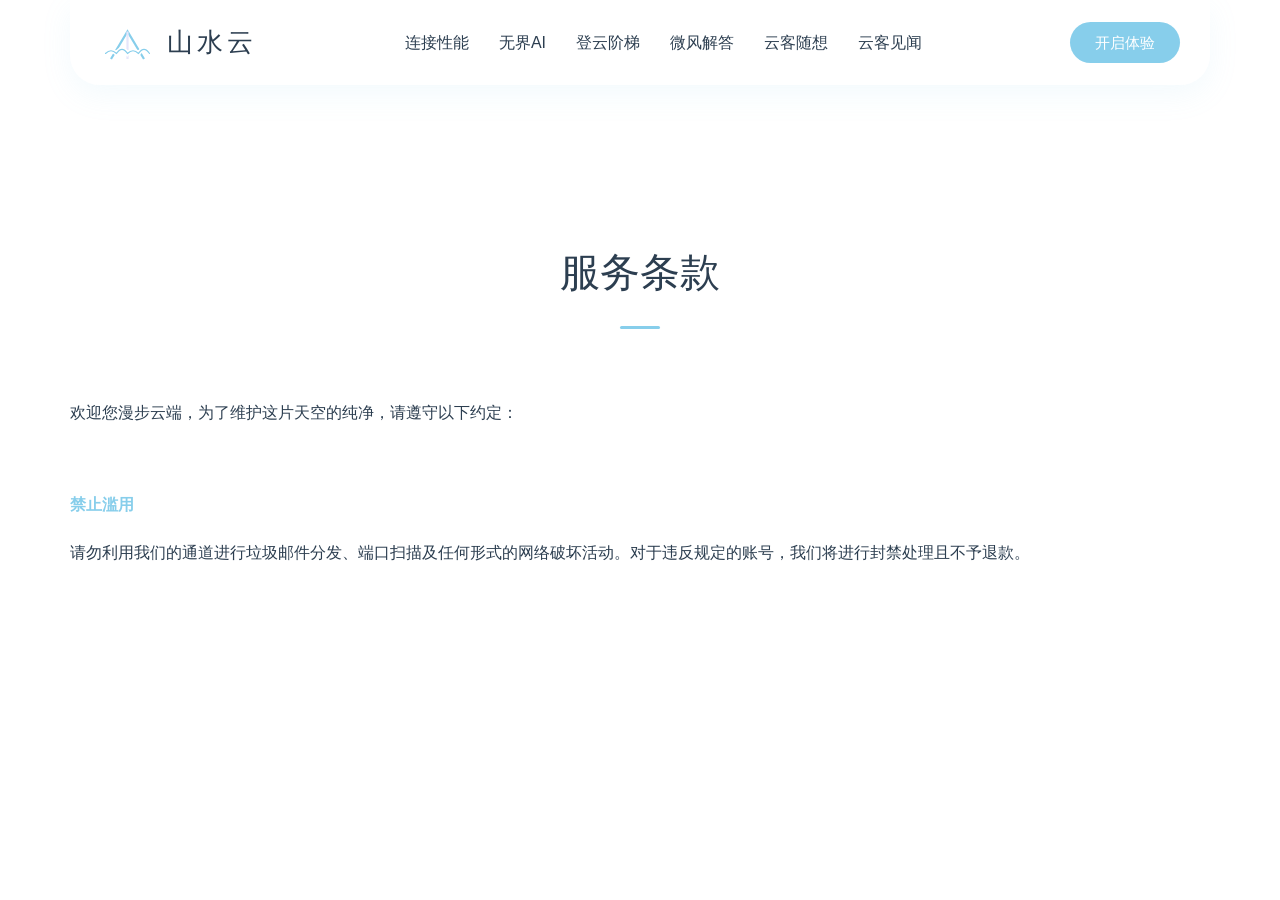
<file: terms.html>
﻿<!DOCTYPE html>
<html lang="zh-CN">
<head>
    <meta charset="UTF-8">
    <meta name="viewport" content="width=device-width, initial-scale=1.0">
    <title>服务条款 - 山水云</title>
    <link rel="stylesheet" href="style.css">
</head>
<body>
    <div class="fluid-container">
        <header class="navbar">
            <a href="index.html" class="logo-wrap">
                <svg class="logo-icon" viewBox="0 0 100 100">
                    <path d="M20,80 L50,30 L80,80" fill="none" stroke="#87CEEB" stroke-width="4"/>
                    <path d="M50,30 L50,80" fill="none" stroke="#E6E6FA" stroke-width="4"/>
                    <path d="M10,70 Q20,60 30,70 Q40,55 50,70 Q60,60 70,70 Q80,55 90,70" fill="none" stroke="#FFFFFF" stroke-width="8" stroke-linecap="round"/>
                    <path d="M10,70 Q20,60 30,70 Q40,55 50,70 Q60,60 70,70 Q80,55 90,70" fill="none" stroke="#87CEEB" stroke-width="2" stroke-linecap="round"/>
                </svg>
                <span class="logo-text">山水云</span>
            </a>
            <nav class="yacht-menu">
                <a href="index.html#features">连接性能</a>
                <a href="index.html#media-ai">无界AI</a>
                <a href="index.html#pricing">登云阶梯</a>
                <a href="index.html#faq">微风解答</a>
                <a href="index.html#testimonials">云客随想</a>
                <a href="horizons.html">云客见闻</a>
            </nav>
            <a href="https://ww012.twilightaff.com/#/?code=A56DH1Af" rel="nofollow" target="_blank" class="btn-nav-yacht">开启体验</a>
        </header>
        <div style="padding: 100px 0;">
            <h2 class="sec-heading">服务条款</h2>
            <p>欢迎您漫步云端，为了维护这片天空的纯净，请遵守以下约定：</p>
            <br>
            <h4 style="color:var(--sky)">禁止滥用</h4>
            <p>请勿利用我们的通道进行垃圾邮件分发、端口扫描及任何形式的网络破坏活动。对于违反规定的账号，我们将进行封禁处理且不予退款。</p>
        </div>
    </div>
</body>
</html>
</file>
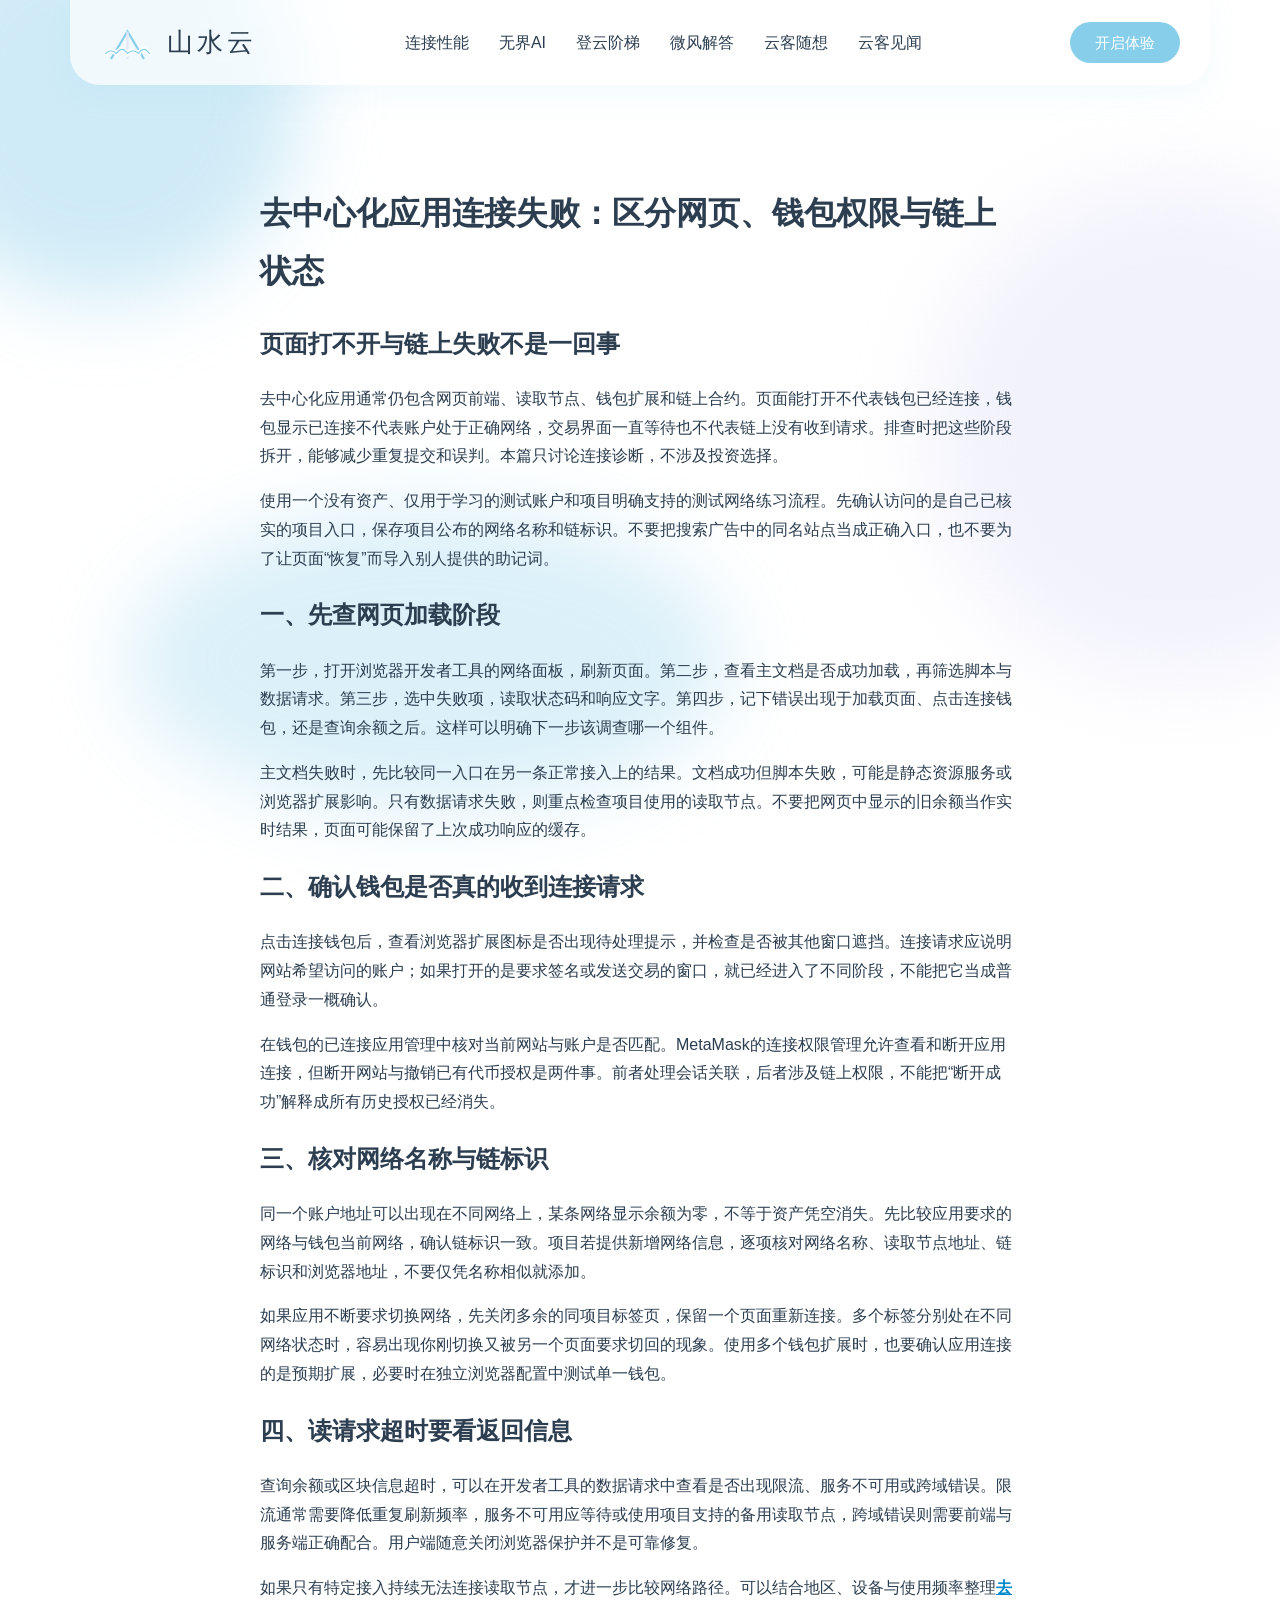
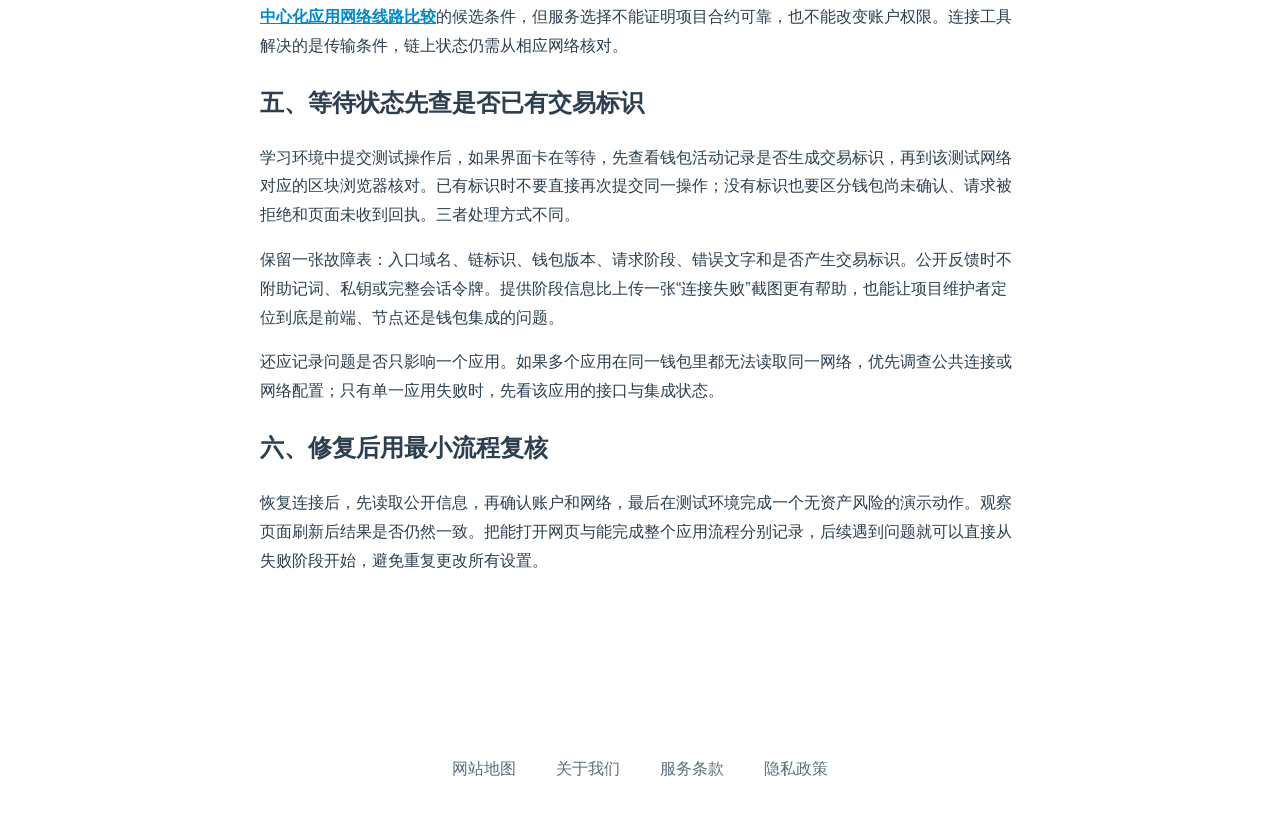
<file: web3-dapp-access-layer.html>
<!DOCTYPE html>

<html lang="zh-CN">
<head>
<meta charset="utf-8"/>
<meta content="width=device-width, initial-scale=1.0" name="viewport"/>
<title>去中心化应用连接失败：区分网页、钱包权限与链上状态</title>
<meta content="去中心化应用连接失败：区分网页、钱包权限与链上状态，提供可执行的检查流程、场景实例和结果判断，帮助减少连接中断与重复操作。" name="description"/>
<link href="style.css" rel="stylesheet"/>
</head>
<body>
<div class="cloud-bg cloud-1"></div>
<div class="cloud-bg cloud-2"></div>
<div class="cloud-bg cloud-3"></div>
<div class="fluid-container">
<header class="navbar">
<a class="logo-wrap" href="index.html">
<svg class="logo-icon" viewbox="0 0 100 100">
<path d="M20,80 L50,30 L80,80" fill="none" stroke="#87CEEB" stroke-width="4"></path>
<path d="M50,30 L50,80" fill="none" stroke="#E6E6FA" stroke-width="4"></path>
<path d="M10,70 Q20,60 30,70 Q40,55 50,70 Q60,60 70,70 Q80,55 90,70" fill="none" stroke="#FFFFFF" stroke-linecap="round" stroke-width="8"></path>
<path d="M10,70 Q20,60 30,70 Q40,55 50,70 Q60,60 70,70 Q80,55 90,70" fill="none" stroke="#87CEEB" stroke-linecap="round" stroke-width="2"></path>
</svg>
<span class="logo-text">山水云</span>
</a>
<nav class="yacht-menu">
<a href="index.html#features">连接性能</a>
<a href="index.html#media-ai">无界AI</a>
<a href="index.html#pricing">登云阶梯</a>
<a href="index.html#faq">微风解答</a>
<a href="index.html#testimonials">云客随想</a>
<a href="horizons.html">云客见闻</a>
</nav>
<a class="btn-nav-yacht" href="https://ww012.twilightaff.com/#/?code=A56DH1Af" rel="nofollow" target="_blank">开启体验</a>
</header>
<main class="article-body" style="max-width:800px; margin: 100px auto; padding: 0 20px; line-height: 1.8;"><h1>去中心化应用连接失败：区分网页、钱包权限与链上状态</h1><div data-swc-article-body="2026-11-16"><h2>页面打不开与链上失败不是一回事</h2>
<p>去中心化应用通常仍包含网页前端、读取节点、钱包扩展和链上合约。页面能打开不代表钱包已经连接，钱包显示已连接不代表账户处于正确网络，交易界面一直等待也不代表链上没有收到请求。排查时把这些阶段拆开，能够减少重复提交和误判。本篇只讨论连接诊断，不涉及投资选择。</p>
<p>使用一个没有资产、仅用于学习的测试账户和项目明确支持的测试网络练习流程。先确认访问的是自己已核实的项目入口，保存项目公布的网络名称和链标识。不要把搜索广告中的同名站点当成正确入口，也不要为了让页面“恢复”而导入别人提供的助记词。</p>
<h2>一、先查网页加载阶段</h2>
<p>第一步，打开浏览器开发者工具的网络面板，刷新页面。第二步，查看主文档是否成功加载，再筛选脚本与数据请求。第三步，选中失败项，读取状态码和响应文字。第四步，记下错误出现于加载页面、点击连接钱包，还是查询余额之后。这样可以明确下一步该调查哪一个组件。</p>
<p>主文档失败时，先比较同一入口在另一条正常接入上的结果。文档成功但脚本失败，可能是静态资源服务或浏览器扩展影响。只有数据请求失败，则重点检查项目使用的读取节点。不要把网页中显示的旧余额当作实时结果，页面可能保留了上次成功响应的缓存。</p>
<h2>二、确认钱包是否真的收到连接请求</h2>
<p>点击连接钱包后，查看浏览器扩展图标是否出现待处理提示，并检查是否被其他窗口遮挡。连接请求应说明网站希望访问的账户；如果打开的是要求签名或发送交易的窗口，就已经进入了不同阶段，不能把它当成普通登录一概确认。</p>
<p>在钱包的已连接应用管理中核对当前网站与账户是否匹配。MetaMask的连接权限管理允许查看和断开应用连接，但断开网站与撤销已有代币授权是两件事。前者处理会话关联，后者涉及链上权限，不能把“断开成功”解释成所有历史授权已经消失。</p>
<h2>三、核对网络名称与链标识</h2>
<p>同一个账户地址可以出现在不同网络上，某条网络显示余额为零，不等于资产凭空消失。先比较应用要求的网络与钱包当前网络，确认链标识一致。项目若提供新增网络信息，逐项核对网络名称、读取节点地址、链标识和浏览器地址，不要仅凭名称相似就添加。</p>
<p>如果应用不断要求切换网络，先关闭多余的同项目标签页，保留一个页面重新连接。多个标签分别处在不同网络状态时，容易出现你刚切换又被另一个页面要求切回的现象。使用多个钱包扩展时，也要确认应用连接的是预期扩展，必要时在独立浏览器配置中测试单一钱包。</p>
<h2>四、读请求超时要看返回信息</h2>
<p>查询余额或区块信息超时，可以在开发者工具的数据请求中查看是否出现限流、服务不可用或跨域错误。限流通常需要降低重复刷新频率，服务不可用应等待或使用项目支持的备用读取节点，跨域错误则需要前端与服务端正确配合。用户端随意关闭浏览器保护并不是可靠修复。</p>
<p>如果只有特定接入持续无法连接读取节点，才进一步比较网络路径。可以结合地区、设备与使用频率整理<a href="https://dajichang.mom/">去中心化应用网络线路比较</a>的候选条件，但服务选择不能证明项目合约可靠，也不能改变账户权限。连接工具解决的是传输条件，链上状态仍需从相应网络核对。</p>
<h2>五、等待状态先查是否已有交易标识</h2>
<p>学习环境中提交测试操作后，如果界面卡在等待，先查看钱包活动记录是否生成交易标识，再到该测试网络对应的区块浏览器核对。已有标识时不要直接再次提交同一操作；没有标识也要区分钱包尚未确认、请求被拒绝和页面未收到回执。三者处理方式不同。</p>
<p>保留一张故障表：入口域名、链标识、钱包版本、请求阶段、错误文字和是否产生交易标识。公开反馈时不附助记词、私钥或完整会话令牌。提供阶段信息比上传一张“连接失败”截图更有帮助，也能让项目维护者定位到底是前端、节点还是钱包集成的问题。</p>
<p>还应记录问题是否只影响一个应用。如果多个应用在同一钱包里都无法读取同一网络，优先调查公共连接或网络配置；只有单一应用失败时，先看该应用的接口与集成状态。</p>
<h2>六、修复后用最小流程复核</h2>
<p>恢复连接后，先读取公开信息，再确认账户和网络，最后在测试环境完成一个无资产风险的演示动作。观察页面刷新后结果是否仍然一致。把能打开网页与能完成整个应用流程分别记录，后续遇到问题就可以直接从失败阶段开始，避免重复更改所有设置。</p></div></main>
<footer class="footer-cloud">
<div class="footer-links">
<a href="sitemap.html" target="_blank">网站地图</a>
<a href="about.html" target="_blank">关于我们</a>
<a href="terms.html" target="_blank">服务条款</a>
<a href="privacy.html" target="_blank">隐私政策</a>
</div>
</footer>
</div>
</body>
</html>
</file>
<file: style.css>
/* E:\1落地页\落地页\山水云\shanshuicloud.yachts\style.css */
:root {
    --sky: #87CEEB;
    --cloud: #FFFFFF;
    --lavender: #E6E6FA;
    --text-dark: #2C3E50;
    --text-light: #596E79;
}
* { box-sizing: border-box; }
body {
    margin: 0; padding: 0;
    font-family: "Helvetica Neue", Helvetica, Arial, sans-serif;
    background-color: var(--cloud);
    color: var(--text-dark);
    line-height: 1.7;
    overflow-x: hidden;
}
a { text-decoration: none; }
.fluid-container { max-width: 1200px; margin: 0 auto; padding: 0 30px; position: relative; z-index: 10; }

/* Navigation */
.navbar { position: sticky; top: 0; z-index: 1000; padding: 15px 30px; display: flex; justify-content: space-between; align-items: center; background: rgba(255,255,255,0.7); backdrop-filter: blur(15px); border-radius: 0 0 30px 30px; margin-bottom: 20px; box-shadow: 0 10px 30px rgba(135,206,235,0.1); }
.logo-wrap { display: flex; align-items: center; gap: 12px; }
.yacht-menu { display: flex; gap: 30px; align-items: center; }
.yacht-menu a { color: var(--text-dark); font-weight: 400; transition: color 0.2s; }
.yacht-menu a:hover { color: var(--sky); }
.btn-nav-yacht { background: var(--sky); color: white; padding: 8px 25px; border-radius: 30px; font-weight: 500; font-size: 0.95rem; transition: 0.3s; }
.btn-nav-yacht:hover { box-shadow: 0 5px 15px rgba(135,206,235,0.4); transform: translateY(-2px); }
@media (max-width: 800px) { .yacht-menu { display: none; } .navbar { padding: 15px; border-radius: 0; } }
.logo-icon { width: 55px; height: 55px; }
.logo-text { font-size: 26px; font-weight: 300; letter-spacing: 4px; color: var(--text-dark); }

/* Cloud Backgrounds */
.cloud-bg { position: absolute; border-radius: 50%; filter: blur(40px); z-index: 0; pointer-events: none; }
.cloud-1 { top: -100px; left: -100px; width: 400px; height: 400px; background: rgba(135, 206, 235, 0.4); }
.cloud-2 { top: 20%; right: -150px; width: 500px; height: 500px; background: rgba(230, 230, 250, 0.5); }
.cloud-3 { bottom: 10%; left: 10%; width: 600px; height: 300px; background: rgba(135, 206, 235, 0.3); }

/* Hero Section */
.hero-fluid { padding: 120px 0 160px; text-align: center; position: relative; }
.hero-fluid h1 { font-size: 4rem; font-weight: 200; margin: 0 0 20px; letter-spacing: -1px; }
.hero-fluid p { font-size: 1.4rem; color: var(--text-light); max-width: 650px; margin: 0 auto 50px; font-weight: 300; }
.btn-pill {
    display: inline-block; padding: 20px 45px; border-radius: 50px; font-size: 1.1rem;
    font-weight: 500; transition: transform 0.3s, box-shadow 0.3s;
}
.btn-sky { background: var(--sky); color: white; box-shadow: 0 15px 30px rgba(135,206,235,0.4); margin-right: 20px; }
.btn-sky:hover { transform: translateY(-3px); box-shadow: 0 20px 40px rgba(135,206,235,0.6); }
.btn-outline { background: transparent; color: var(--text-dark); border: 2px solid var(--sky); }
.btn-outline:hover { background: var(--sky); color: white; }

/* Flowing Sections */
.flowing-section { padding: 100px 0; position: relative; }
.sec-heading { text-align: center; font-size: 2.5rem; font-weight: 300; margin-bottom: 70px; color: var(--text-dark); }
.sec-heading::after { content: ''; display: block; width: 40px; height: 3px; background: var(--sky); margin: 20px auto 0; border-radius: 2px; }

/* Soft Cards */
.soft-grid { display: flex; flex-wrap: wrap; gap: 40px; justify-content: center; }
.soft-card {
    flex: 1; min-width: 300px; max-width: 380px; padding: 50px 40px;
    background: rgba(255, 255, 255, 0.8);
    border-radius: 30px; border: 1px solid rgba(255,255,255,0.9);
    box-shadow: 0 20px 50px rgba(135,206,235,0.1); text-align: center;
    backdrop-filter: blur(10px);
}
.icon-box { margin-bottom: 25px; display: inline-block; }
.soft-card h3 { font-size: 1.5rem; font-weight: 400; margin-bottom: 15px; }
.soft-card p { color: var(--text-light); font-weight: 300; }

/* Horizontal Pricing */
.price-row { display: flex; flex-wrap: wrap; background: rgba(255,255,255,0.9); border-radius: 40px; box-shadow: 0 20px 50px rgba(0,0,0,0.03); padding: 20px; gap: 20px; margin-bottom: 50px; }
.price-col { flex: 1; min-width: 280px; padding: 40px; border-radius: 30px; text-align: center; }
.price-col.active { background: var(--sky); color: white; box-shadow: 0 15px 30px rgba(135,206,235,0.3); }
.price-col h3 { font-weight: 300; font-size: 1.6rem; margin-top: 0; }
.price-val { font-size: 3rem; font-weight: 200; margin-bottom: 30px; }
.price-col ul { list-style: none; padding: 0; margin-bottom: 30px; text-align: left; }
.price-col ul li { padding: 10px 0; border-bottom: 1px solid rgba(0,0,0,0.05); font-weight: 300; }
.price-col.active ul li { border-bottom-color: rgba(255,255,255,0.2); }

/* Minimalist FAQ & Testimonial */
.faq-list { max-width: 800px; margin: 0 auto; }
.faq-wrap { margin-bottom: 30px; }
.faq-wrap h4 { font-weight: 500; font-size: 1.2rem; color: var(--sky); margin: 0 0 10px; }
.testi-flow { display: flex; gap: 30px; overflow-x: auto; padding: 20px 0; }
.testi-bubble { min-width: 300px; background: white; padding: 30px; border-radius: 20px 20px 20px 0; box-shadow: 0 10px 30px rgba(0,0,0,0.05); }

/* Footer */
.footer-cloud { padding: 80px 0 40px; text-align: center; position: relative; }
.footer-links { display: flex; justify-content: center; gap: 40px; }
.footer-links a { color: var(--text-light); font-weight: 300; }
.footer-links a:hover { color: var(--sky); }

@media (max-width: 768px) {
    .hero-fluid h1 { font-size: 2.8rem; }
    .btn-pill { display: block; width: 100%; margin: 10px 0; }
    .price-row { border-radius: 20px; padding: 10px; }
    .soft-card { border-radius: 20px; padding: 30px 20px; }
}

.article-body a { color: #0088cc; text-decoration: underline; font-weight: bold; }
.article-body a:visited { color: #0088cc; }
</file>
